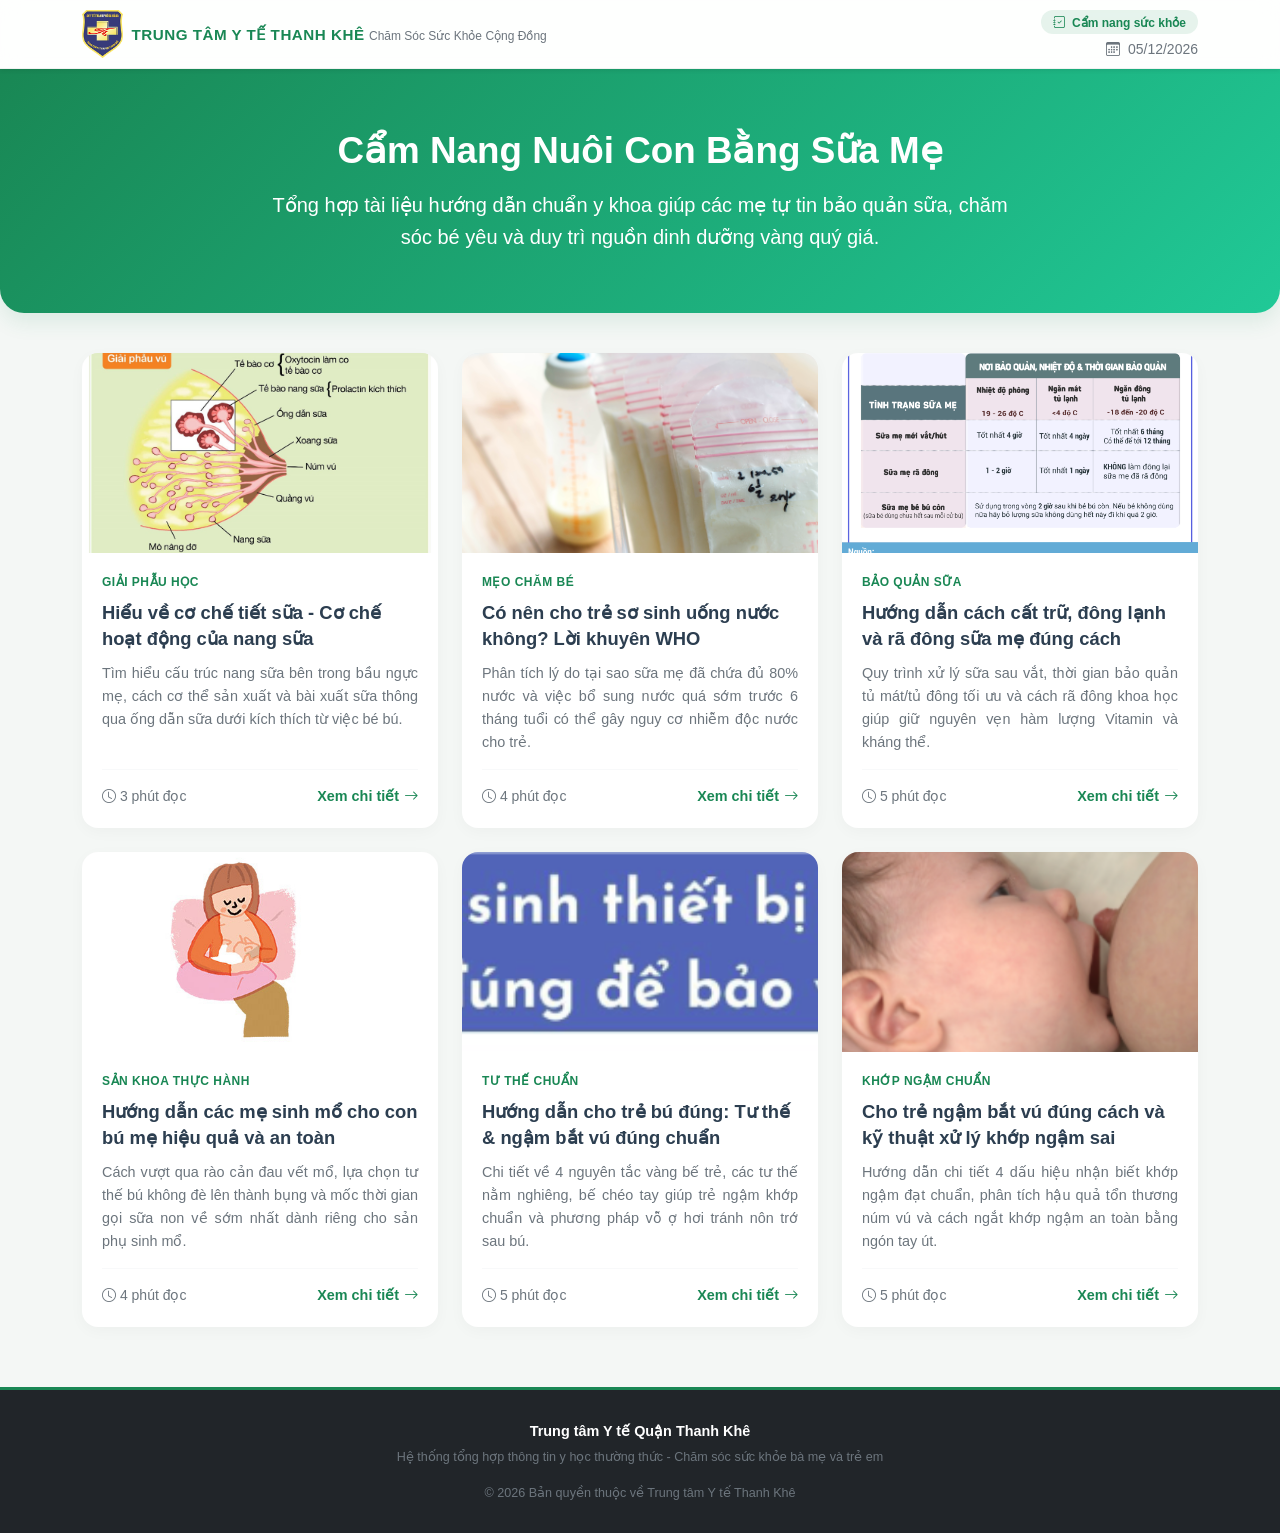
<file: index.html>
<!DOCTYPE html>
<html lang="vi">
<head>
    <meta charset="UTF-8">
    <meta name="viewport" content="width=device-width, initial-scale=1.0">
    <title>Tổng hợp tài liệu nuôi con bằng sữa mẹ - Trung tâm Y tế Thanh Khê</title>
    <meta name="description" content="Tổng hợp tài liệu hướng dẫn y học thường thức về nuôi con bằng sữa mẹ đúng cách, tư thế bú và bảo quản sữa mẹ an toàn.">
    
    <link rel="stylesheet" href="assets/css/bootstrap.min.css">
    <link rel="stylesheet" href="https://cdn.jsdelivr.net/npm/bootstrap-icons@1.11.0/font/bootstrap-icons.css">
    
    <style>
        /* Tối ưu hiệu ứng cuộn mượt */
        html {
            scroll-behavior: smooth;
        }
        
        body { 
            font-family: 'Segoe UI', Tahoma, Geneva, Verdana, sans-serif; 
            line-height: 1.6; 
            color: #333; 
            background-color: #f4f7f5; 
        }

        /* --- Khởi tạo Header cao cấp cố định --- */
        .custom-header {
            background-color: rgba(255, 255, 255, 0.9);
            backdrop-filter: blur(10px);
            -webkit-backdrop-filter: blur(10px);
            border-bottom: 1px solid rgba(0, 0, 0, 0.05);
            z-index: 1020;
            transition: all 0.3s ease;
        }

        /* Thu nhỏ Header khi cuộn màn hình xuống */
        .custom-header.scrolled {
            padding-top: 2px !important;
            padding-bottom: 2px !important;
            box-shadow: 0 4px 20px rgba(0, 0, 0, 0.08) !important;
            background-color: rgba(255, 255, 255, 0.95);
        }

        /* Thanh tiến trình cuộn trang tự động */
        .reading-progress-bar {
            position: absolute;
            bottom: 0;
            left: 0;
            height: 3px;
            background: linear-gradient(90deg, #20c997, #198754);
            width: 0%;
            transition: width 0.1s linear;
        }

        /* Định dạng cấu trúc Logo khu vực Top */
        .main-logo-top {
            height: 48px;
            width: auto;
            object-fit: contain;
            transition: all 0.4s cubic-bezier(0.175, 0.885, 0.32, 1.275);
        }

        .main-logo-top:hover {
            transform: scale(1.08) rotate(3deg);
        }

        .brand-text-group {
            display: flex;
            flex-direction: column;
            line-height: 1.2;
        }

        .brand-title-top {
            font-size: 0.95rem;
            font-weight: 700;
            color: #198754;
            letter-spacing: 0.5px;
        }

        .brand-subtitle-top {
            font-size: 0.75rem;
            color: #6c757d;
        }

        .bg-success-soft {
            background-color: rgba(25, 135, 84, 0.1);
            font-weight: 600;
            padding: 6px 12px;
            border-radius: 30px;
        }

        /* --- Khu vực Banner chính (Hero Section) --- */
        .hero-section {
            background: linear-gradient(135deg, #198754, #20c997);
            color: white;
            padding: 60px 0;
            text-align: center;
            border-bottom-left-radius: 24px;
            border-bottom-right-radius: 24px;
            box-shadow: 0 10px 20px rgba(25, 135, 84, 0.1);
            margin-bottom: 40px;
            animation: fadeInUp 0.8s ease-in-out;
        }
        
        .hero-section h1 {
            font-weight: 700;
            font-size: 2.3rem;
            margin-bottom: 15px;
        }

        /* --- Danh sách thẻ bài viết (Grid Cards) --- */
        .article-card {
            background: #fff;
            border: none;
            border-radius: 16px;
            overflow: hidden;
            box-shadow: 0 4px 15px rgba(0, 0, 0, 0.03);
            transition: all 0.3s cubic-bezier(0.25, 0.8, 0.25, 1);
            height: 100%;
            display: flex;
            flex-direction: column;
        }

        .article-card:hover {
            transform: translateY(-8px);
            box-shadow: 0 12px 25px rgba(0, 0, 0, 0.08);
        }

        .card-img-wrapper {
            position: relative;
            overflow: hidden;
            padding-top: 56.25%; /* Tỉ lệ khung hình 16:9 */
            background-color: #f0f0f0;
        }

        .card-img-wrapper img {
            position: absolute;
            top: 0;
            left: 0;
            width: 100%;
            height: 100%;
            object-fit: cover;
            transition: transform 0.5s ease;
        }

        .article-card:hover .card-img-wrapper img {
            transform: scale(1.05);
        }

        .card-body-custom {
            padding: 20px;
            display: flex;
            flex-direction: column;
            flex-grow: 1;
        }

        .card-tag {
            font-size: 0.75rem;
            text-transform: uppercase;
            font-weight: 700;
            color: #198754;
            letter-spacing: 0.5px;
            margin-bottom: 8px;
        }

        .card-title-custom {
            font-size: 1.15rem;
            font-weight: 700;
            color: #2c3e50;
            margin-bottom: 10px;
            line-height: 1.4;
        }

        .card-text-custom {
            font-size: 0.9rem;
            color: #6c757d;
            margin-bottom: 15px;
            text-align: justify;
        }

        .card-footer-custom {
            margin-top: auto;
            padding-top: 15px;
            border-top: 1px solid #f8f9fa;
            display: flex;
            align-items: center;
            justify-content: space-between;
        }

        .btn-readmore {
            color: #198754;
            text-decoration: none;
            font-weight: 600;
            font-size: 0.9rem;
            display: inline-flex;
            align-items: center;
            gap: 5px;
            transition: gap 0.2s;
        }

        .article-card:hover .btn-readmore {
            gap: 10px;
        }

        /* --- Footer trang --- */
        footer {
            background-color: #212529;
            color: #a8b2bc;
            padding: 30px 0;
            margin-top: 60px;
            font-size: 0.9rem;
            border-top: 3px solid #198754;
        }

        /* Hiệu ứng Animations */
        .animate-fade-left { animation: fadeLeftIn 0.8s ease forwards; }
        .animate-fade-right { animation: fadeRightIn 0.8s ease forwards; }
        
        @keyframes fadeInUp {
            from { opacity: 0; transform: translateY(20px); }
            to { opacity: 1; transform: translateY(0); }
        }
        @keyframes fadeLeftIn {
            from { opacity: 0; transform: translateX(-30px); }
            to { opacity: 1; transform: translateX(0); }
        }
        @keyframes fadeRightIn {
            from { opacity: 0; transform: translateX(30px); }
            to { opacity: 1; transform: translateX(0); }
        }

        /* Hiệu ứng cuộn hiện hình (Scroll Reveal) */
        .reveal {
            opacity: 0;
            transform: translateY(30px);
            transition: all 0.6s ease-out;
        }
        .reveal.active {
            opacity: 1;
            transform: translateY(0);
        }
    </style>
</head>
<body>

    <header class="custom-header shadow-sm sticky-top">
        <div class="reading-progress-bar" id="readingProgress"></div>
        <div class="container d-flex align-items-center justify-content-between py-2">
            
            <div class="header-brand d-flex align-items-center animate-fade-left">
                <a href="index.html" class="d-flex align-items-center text-decoration-none">
                    <img src="image/logo.png" alt="Logo" class="main-logo-top me-2">
                    <div class="brand-text-group d-none d-sm-block">
                        <span class="brand-title-top">TRUNG TÂM Y TẾ THANH KHÊ</span>
                        <span class="brand-subtitle-top">Chăm Sóc Sức Khỏe Cộng Đồng</span>
                    </div>
                </a>
            </div>

            <div class="header-meta text-end animate-fade-right">
                <span class="badge bg-success-soft text-success mb-1">
                    <i class="bi bi-journal-check me-1"></i> Cẩm nang sức khỏe
                </span>
                <div class="text-muted small">
                    <i class="bi bi-calendar3 me-1"></i> <span id="currentDate">--/--/----</span>
                </div>
            </div>

        </div>
    </header>

    <section class="hero-section">
        <div class="container">
            <h1>Cẩm Nang Nuôi Con Bằng Sữa Mẹ</h1>
            <p class="lead mb-0 col-md-8 mx-auto opacity-90">Tổng hợp tài liệu hướng dẫn chuẩn y khoa giúp các mẹ tự tin bảo quản sữa, chăm sóc bé yêu và duy trì nguồn dinh dưỡng vàng quý giá.</p>
        </div>
    </section>

    <main class="container">
        <div class="row g-4">
            
            <div class="col-md-6 col-lg-4 reveal">
                <article class="article-card">
                    <div class="card-img-wrapper">
                        <img src="image/img-07.jpg" alt="Cơ chế tiết sữa">
                    </div>
                    <div class="card-body-custom">
                        <div class="card-tag">Giải phẫu học</div>
                        <h2 class="card-title-custom">Hiểu về cơ chế tiết sữa - Cơ chế hoạt động của nang sữa</h2>
                        <p class="card-text-custom">Tìm hiểu cấu trúc nang sữa bên trong bầu ngực mẹ, cách cơ thể sản xuất và bài xuất sữa thông qua ống dẫn sữa dưới kích thích từ việc bé bú.</p>
                        <div class="card-footer-custom">
                            <span class="text-muted small"><i class="bi bi-clock"></i> 3 phút đọc</span>
                            <a href="co_che_tiet_sua.html" class="btn-readmore">Xem chi tiết <i class="bi bi-arrow-right"></i></a>
                        </div>
                    </div>
                </article>
            </div>

            <div class="col-md-6 col-lg-4 reveal">
                <article class="article-card">
                    <div class="card-img-wrapper">
                        <img src="image/img-11.jpg" alt="Có nên cho trẻ sơ sinh uống nước">
                    </div>
                    <div class="card-body-custom">
                        <div class="card-tag">Mẹo chăm bé</div>
                        <h2 class="card-title-custom">Có nên cho trẻ sơ sinh uống nước không? Lời khuyên WHO</h2>
                        <p class="card-text-custom">Phân tích lý do tại sao sữa mẹ đã chứa đủ 80% nước và việc bổ sung nước quá sớm trước 6 tháng tuổi có thể gây nguy cơ nhiễm độc nước cho trẻ.</p>
                        <div class="card-footer-custom">
                            <span class="text-muted small"><i class="bi bi-clock"></i> 4 phút đọc</span>
                            <a href="co_nen_cho_tre_so_sinh_uong_nuoc.html" class="btn-readmore">Xem chi tiết <i class="bi bi-arrow-right"></i></a>
                        </div>
                    </div>
                </article>
            </div>

            <div class="col-md-6 col-lg-4 reveal">
                <article class="article-card">
                    <div class="card-img-wrapper">
                        <img src="image/img-10.jpg" alt="Hướng dẫn bảo quản sữa mẹ">
                    </div>
                    <div class="card-body-custom">
                        <div class="card-tag">Bảo quản sữa</div>
                        <h2 class="card-title-custom">Hướng dẫn cách cất trữ, đông lạnh và rã đông sữa mẹ đúng cách</h2>
                        <p class="card-text-custom">Quy trình xử lý sữa sau vắt, thời gian bảo quản tủ mát/tủ đông tối ưu và cách rã đông khoa học giúp giữ nguyên vẹn hàm lượng Vitamin và kháng thể.</p>
                        <div class="card-footer-custom">
                            <span class="text-muted small"><i class="bi bi-clock"></i> 5 phút đọc</span>
                            <a href="huong_dan_bao_quan_sua_me_dung_cach.html" class="btn-readmore">Xem chi tiết <i class="bi bi-arrow-right"></i></a>
                        </div>
                    </div>
                </article>
            </div>

            <div class="col-md-6 col-lg-4 reveal">
                <article class="article-card">
                    <div class="card-img-wrapper">
                        <img src="image/img-05.jpg" alt="Sinh mổ cho con bú">
                    </div>
                    <div class="card-body-custom">
                        <div class="card-tag">Sản khoa thực hành</div>
                        <h2 class="card-title-custom">Hướng dẫn các mẹ sinh mổ cho con bú mẹ hiệu quả và an toàn</h2>
                        <p class="card-text-custom">Cách vượt qua rào cản đau vết mổ, lựa chọn tư thế bú không đè lên thành bụng và mốc thời gian gọi sữa non về sớm nhất dành riêng cho sản phụ sinh mổ.</p>
                        <div class="card-footer-custom">
                            <span class="text-muted small"><i class="bi bi-clock"></i> 4 phút đọc</span>
                            <a href="huong_dan_cac_me_sinh_mo_cho_con_bu_me_hieu_qua.html" class="btn-readmore">Xem chi tiết <i class="bi bi-arrow-right"></i></a>
                        </div>
                    </div>
                </article>
            </div>

            <div class="col-md-6 col-lg-4 reveal">
                <article class="article-card">
                    <div class="card-img-wrapper">
                        <img src="image/img-14.jpg" alt="Hướng dẫn trẻ bú đúng tư thế">
                    </div>
                    <div class="card-body-custom">
                        <div class="card-tag">Tư thế chuẩn</div>
                        <h2 class="card-title-custom">Hướng dẫn cho trẻ bú đúng: Tư thế & ngậm bắt vú đúng chuẩn</h2>
                        <p class="card-text-custom">Chi tiết về 4 nguyên tắc vàng bế trẻ, các tư thế nằm nghiêng, bế chéo tay giúp trẻ ngậm khớp chuẩn và phương pháp vỗ ợ hơi tránh nôn trớ sau bú.</p>
                        <div class="card-footer-custom">
                            <span class="text-muted small"><i class="bi bi-clock"></i> 5 phút đọc</span>
                            <a href="huong_dan_cho_be_bu_dung_tu_the.html" class="btn-readmore">Xem chi tiết <i class="bi bi-arrow-right"></i></a>
                        </div>
                    </div>
                </article>
            </div>

            <!-- CARD BÀI VIẾT MỚI ĐÃ ĐƯỢC CHÈN ĐỒNG BỘ VÀO ĐÂY -->
            <div class="col-md-6 col-lg-4 reveal">
                <article class="article-card">
                    <div class="card-img-wrapper">
                        <img src="image/img-21.png" alt="Cho trẻ ngậm bắt vú đúng">
                    </div>
                    <div class="card-body-custom">
                        <div class="card-tag">Khớp ngậm chuẩn</div>
                        <h2 class="card-title-custom">Cho trẻ ngậm bắt vú đúng cách và kỹ thuật xử lý khớp ngậm sai</h2>
                        <p class="card-text-custom">Hướng dẫn chi tiết 4 dấu hiệu nhận biết khớp ngậm đạt chuẩn, phân tích hậu quả tổn thương núm vú và cách ngắt khớp ngậm an toàn bằng ngón tay út.</p>
                        <div class="card-footer-custom">
                            <span class="text-muted small"><i class="bi bi-clock"></i> 5 phút đọc</span>
                            <a href="cho_tre_ngam_bat_vu_dung.html" class="btn-readmore">Xem chi tiết <i class="bi bi-arrow-right"></i></a>
                        </div>
                    </div>
                </article>
            </div>

        </div>
    </main>

    <footer class="text-center">
        <div class="container">
            <p class="mb-1 fw-bold text-white">Trung tâm Y tế Quận Thanh Khê</p>
            <p class="mb-3 small text-muted">Hệ thống tổng hợp thông tin y học thường thức - Chăm sóc sức khỏe bà mẹ và trẻ em</p>
            <div class="copy-right text-muted small">© 2026 Bản quyền thuộc về Trung tâm Y tế Thanh Khê</div>
        </div>
    </footer>

    <script src="assets/js/bootstrap.bundle.min.js"></script>

    <script>
        document.addEventListener("DOMContentLoaded", function() {
            const header = document.querySelector(".custom-header");
            const progress = document.getElementById("readingProgress");
            const currentDateSpan = document.getElementById("currentDate");

            // 1. Cập nhật ngày tháng năm hiện tại tự động lên thanh điều hướng
            const today = new Date();
            const dd = String(today.getDate()).padStart(2, '0');
            const mm = String(today.getMonth() + 1).padStart(2, '0'); 
            const yyyy = today.getFullYear();
            if(currentDateSpan) {
                currentDateSpan.textContent = `${dd}/${mm}/${yyyy}`;
            }

            // 2. Logic Scroll Reveal: Hiện hiệu ứng mượt mà khi cuộn chuột đến card bài viết
            function revealOnScroll() {
                const reveals = document.querySelectorAll(".reveal");
                for (let i = 0; i < reveals.length; i++) {
                    const windowHeight = window.innerHeight;
                    const elementTop = reveals[i].getBoundingClientRect().top;
                    const elementVisible = 80; // Khoảng cách kích hoạt sớm

                    if (elementTop < windowHeight - elementVisible) {
                        reveals[i].classList.add("active");
                    }
                }
            }

            // 3. Lắng nghe hành vi cuộn trang tổng hợp
            window.addEventListener("scroll", function() {
                // Thu hẹp/Mở rộng header linh hoạt
                if (window.scrollY > 40) {
                    header.classList.add("scrolled");
                } else {
                    header.classList.remove("scrolled");
                }

                // Tính phần trăm cuộn để tăng chiều rộng của thanh tiến trình đọc
                const windowHeight = window.innerHeight;
                const fullHeight = document.documentElement.scrollHeight;
                const scrolledAmount = window.scrollY;
                const totalScrollable = fullHeight - windowHeight;
                
                if (totalScrollable > 0) {
                    const progressPercentage = (scrolledAmount / totalScrollable) * 100;
                    progress.style.width = progressPercentage + "%";
                }

                // Thực thi reveal card
                revealOnScroll();
            });

            // Chạy kiểm tra vị trí xuất hiện ngay khi trang được tải xong
            revealOnScroll();
        });
    </script>
</body>
</html>
</file>
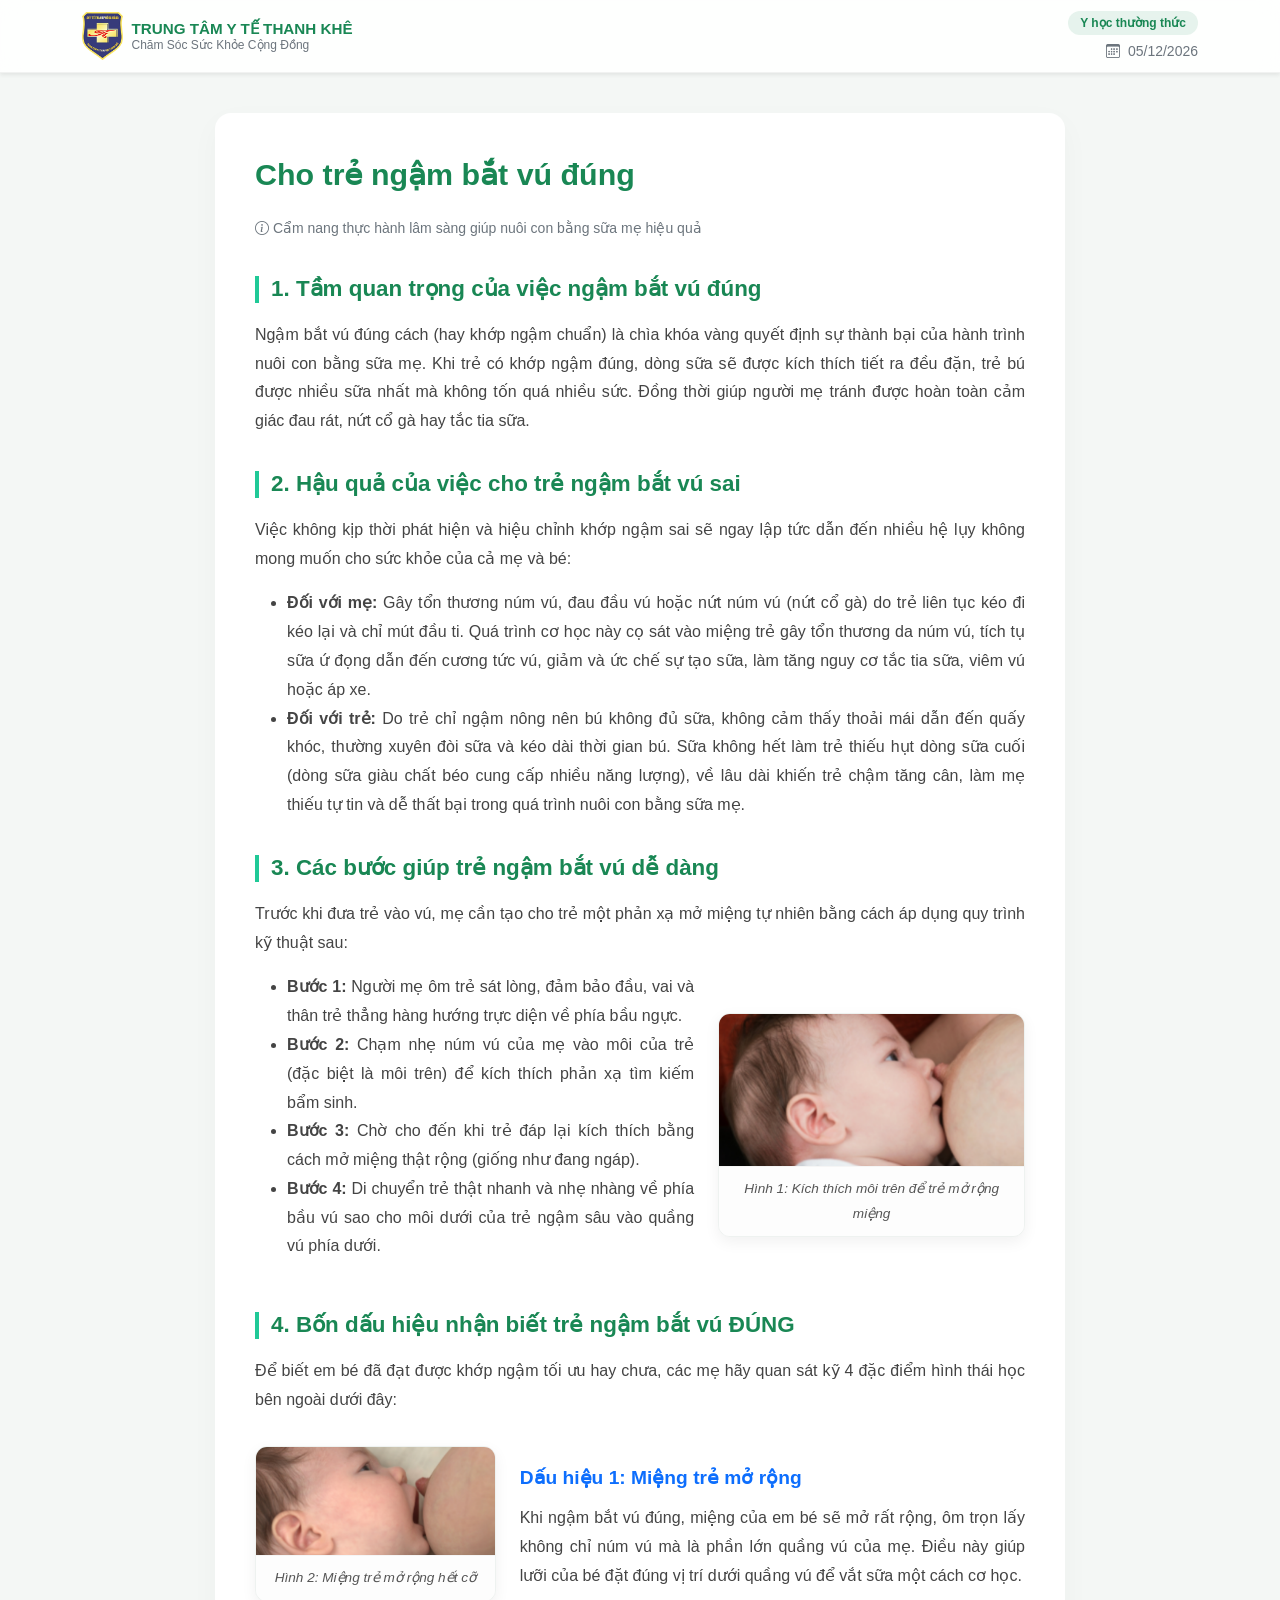
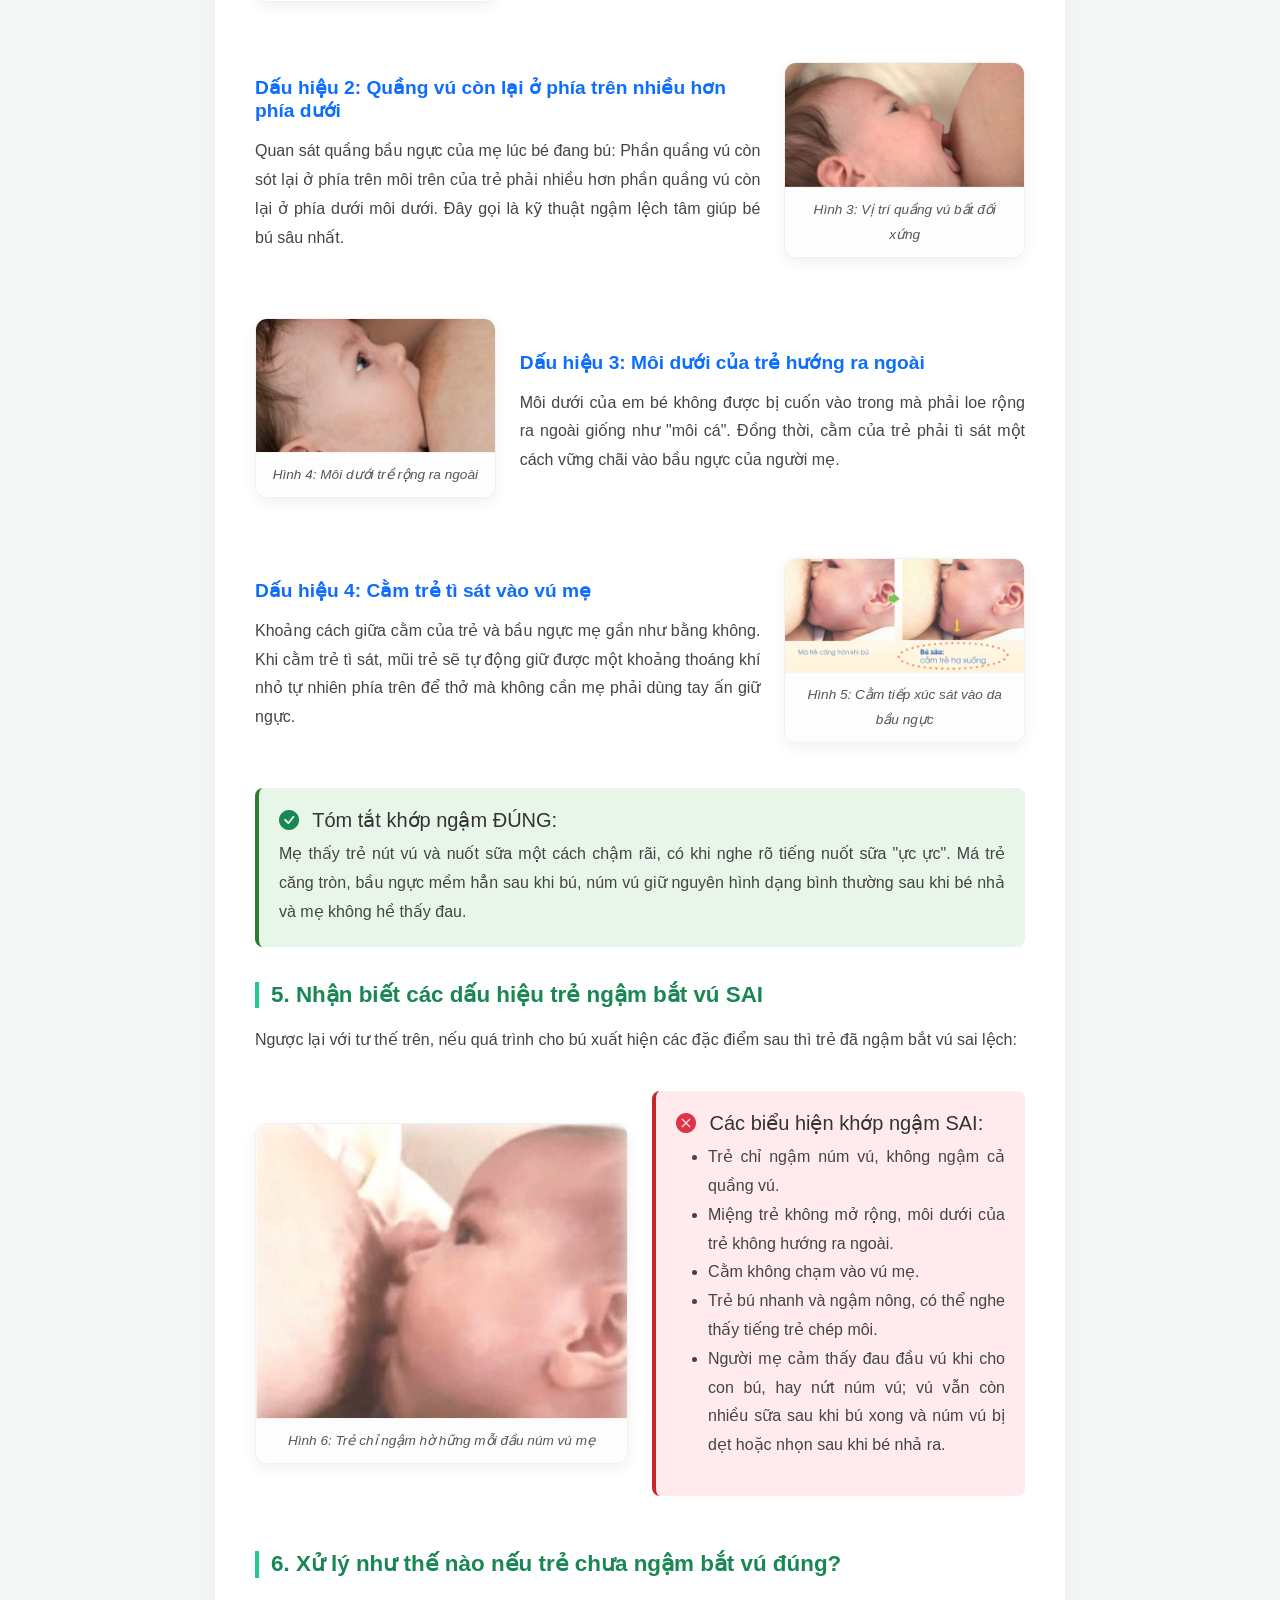
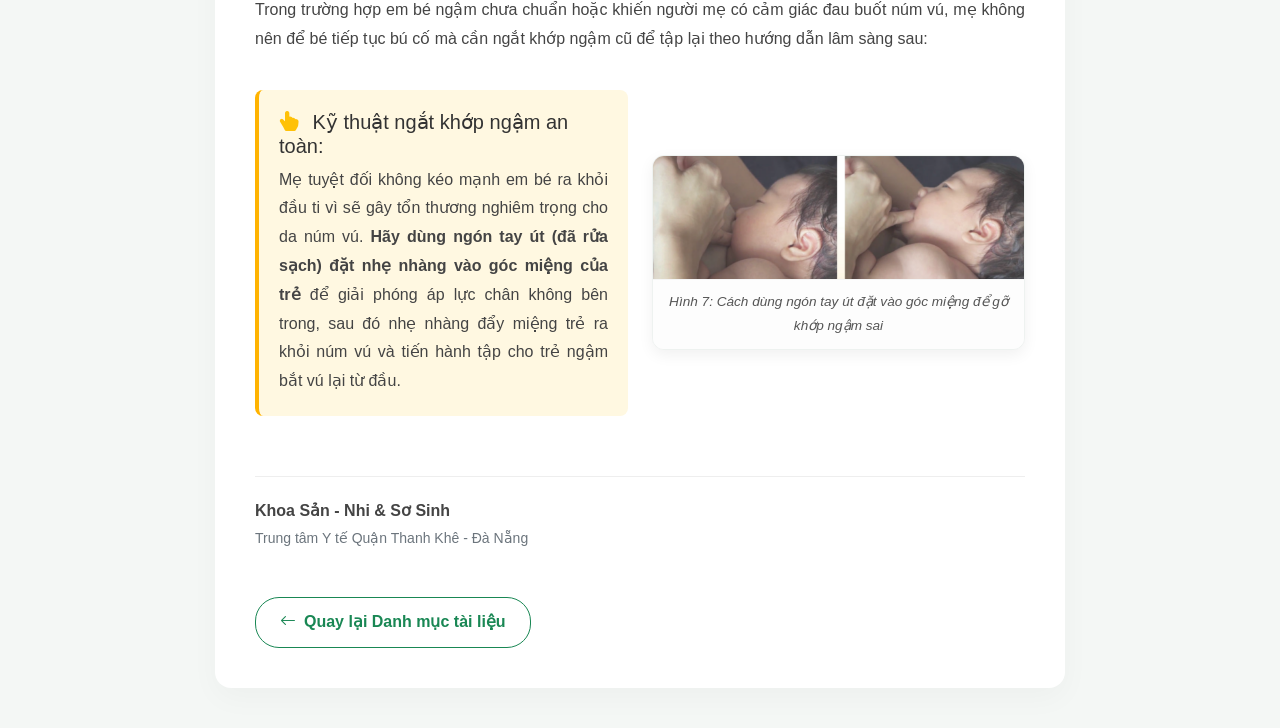
<file: cho_tre_ngam_bat_vu_dung.html>
<!DOCTYPE html>
<html lang="vi">
<head>
    <meta charset="UTF-8">
    <meta name="viewport" content="width=device-width, initial-scale=1.0">
    <title>Cho trẻ ngậm bắt vú đúng - Trung tâm Y tế Thanh Khê</title>
    <!-- Nhúng hệ thống Bootstrap 5 CSS và Icons từ dự án -->
    <link rel="stylesheet" href="assets/css/bootstrap.min.css">
    <link rel="stylesheet" href="https://cdn.jsdelivr.net/npm/bootstrap-icons@1.11.0/font/bootstrap-icons.css">
    <style>
        html {
            scroll-behavior: smooth;
        }
        body { 
            font-family: 'Segoe UI', Tahoma, Geneva, Verdana, sans-serif; 
            line-height: 1.8; 
            color: #333; 
            background-color: #f4f7f5; 
        }

        /* --- CẤU HÌNH HEADER TOP PAGE CO GIÃN LINH HOẠT --- */
        .custom-header {
            background-color: rgba(255, 255, 255, 0.9);
            backdrop-filter: blur(10px);
            -webkit-backdrop-filter: blur(10px);
            border-bottom: 1px solid rgba(0, 0, 0, 0.05);
            z-index: 1020;
            transition: all 0.3s ease;
        }
        .custom-header.scrolled {
            padding-top: 2px !important;
            padding-bottom: 2px !important;
            box-shadow: 0 4px 20px rgba(0, 0, 0, 0.08) !important;
        }
        .reading-progress-bar {
            position: absolute;
            bottom: 0;
            left: 0;
            height: 3px;
            background: linear-gradient(90deg, #20c997, #198754);
            width: 0%;
            transition: width 0.1s linear;
        }
        .main-logo-top {
            height: 48px;
            width: auto;
            object-fit: contain;
        }
        .brand-text-group {
            display: flex;
            flex-direction: column;
            line-height: 1.2;
        }
        .brand-title-top {
            font-size: 0.95rem;
            font-weight: 700;
            color: #198754;
        }
        .brand-subtitle-top {
            font-size: 0.75rem;
            color: #6c757d;
        }
        .bg-success-soft {
            background-color: rgba(25, 135, 84, 0.1);
            font-weight: 600;
            padding: 6px 12px;
            border-radius: 30px;
        }

        /* --- KHUNG CONTENT CHÍNH --- */
        .article-container { 
            max-width: 850px; 
            margin: 40px auto; 
            background: #fff; 
            padding: 40px; 
            border-radius: 16px; 
            box-shadow: 0 10px 30px rgba(0,0,0,0.03); 
            animation: fadeInUp 0.8s ease-in-out;
        }
        
        h1 { color: #198754; font-size: 1.9rem; font-weight: 700; margin-bottom: 20px; line-height: 1.4; }
        h2 { color: #198754; font-size: 1.4rem; font-weight: 600; margin-top: 35px; margin-bottom: 18px; border-left: 4px solid #20c997; padding-left: 12px; }
        h3 { color: #0d6efd; font-size: 1.2rem; font-weight: 600; margin-top: 25px; margin-bottom: 15px; }
        p, li { text-align: justify; color: #444; }

        /* Định dạng lưới song song cho nội dung và ảnh */
        .content-row {
            margin-bottom: 30px;
            align-items: center;
        }

        /* Khung hiển thị ảnh kỹ thuật */
        .img-container { 
            text-align: center; 
            margin: 15px 0; 
            overflow: hidden;
            border-radius: 12px;
            box-shadow: 0 5px 15px rgba(0,0,0,0.06);
            background: #fff;
            border: 1px solid #eef2f0;
        }
        .img-container img { 
            max-width: 100%; 
            height: auto; 
            transition: transform 0.4s ease;
        }
        .img-container:hover img {
            transform: scale(1.03);
        }
        .img-caption { 
            font-size: 0.85rem; 
            color: #555; 
            font-style: italic; 
            padding: 10px 12px;
            background: #fdfdfd;
            border-top: 1px solid #f5f5f5;
        }

        /* Hộp phân biệt Đúng / Sai */
        .box-correct {
            background-color: #e8f5e9;
            border-left: 4px solid #2e7d32;
            padding: 20px;
            border-radius: 8px;
            margin: 20px 0;
        }
        .box-incorrect {
            background-color: #ffebee;
            border-left: 4px solid #c62828;
            padding: 20px;
            border-radius: 8px;
            margin: 20px 0;
        }
        .box-warning-soft {
            background-color: #fff8e1;
            border-left: 4px solid #ffb300;
            padding: 20px;
            border-radius: 8px;
            margin: 20px 0;
        }

        .btn-back { 
            display: inline-flex; 
            align-items: center; 
            gap: 8px; 
            color: #198754; 
            text-decoration: none; 
            font-weight: 600; 
            margin-top: 30px; 
            padding: 10px 24px; 
            border: 1px solid #198754; 
            border-radius: 24px; 
            transition: all 0.3s ease; 
        }
        .btn-back:hover { 
            background-color: #198754; 
            color: #fff; 
        }

        .author-text { text-align: right; font-weight: bold; color: #555; margin-top: 40px; padding-top: 20px; border-top: 1px solid #eee; }

        /* Animation xuất hiện */
        @keyframes fadeInUp {
            from { opacity: 0; transform: translateY(25px); }
            to { opacity: 1; transform: translateY(0); }
        }
        .reveal {
            opacity: 0;
            transform: translateY(25px);
            transition: all 0.6s cubic-bezier(0.25, 1, 0.5, 1);
        }
        .reveal.active {
            opacity: 1;
            transform: translateY(0);
        }
    </style>
</head>
<body>

    <!-- Header điều hướng đồng bộ cao cấp -->
    <header class="custom-header shadow-sm sticky-top">
        <div class="reading-progress-bar" id="readingProgress"></div>
        <div class="container d-flex align-items-center justify-content-between py-2">
            <div class="header-brand d-flex align-items-center">
                <a href="index.html" class="d-flex align-items-center text-decoration-none">
                    <img src="image/logo.png" alt="Logo" class="main-logo-top me-2">
                    <div class="brand-text-group">
                        <span class="brand-title-top">TRUNG TÂM Y TẾ THANH KHÊ</span>
                        <span class="brand-subtitle-top">Chăm Sóc Sức Khỏe Cộng Đồng</span>
                    </div>
                </a>
            </div>
            <div class="header-meta text-end">
                <span class="badge bg-success-soft text-success mb-1">Y học thường thức</span>
                <div class="text-muted small"><i class="bi bi-calendar3 me-1"></i> <span id="currentDate">--/--/----</span></div>
            </div>
        </div>
    </header>

    <div class="container">
        <div class="article-container">
            
            <h1>Cho trẻ ngậm bắt vú đúng</h1>
            <p class="text-muted small mb-4"><i class="bi bi-info-circle"></i> Cẩm nang thực hành lâm sàng giúp nuôi con bằng sữa mẹ hiệu quả</p>

            <!-- Phần 1: Tầm quan trọng -->
            <div class="reveal">
                <h2>1. Tầm quan trọng của việc ngậm bắt vú đúng</h2>
                <p>Ngậm bắt vú đúng cách (hay khớp ngậm chuẩn) là chìa khóa vàng quyết định sự thành bại của hành trình nuôi con bằng sữa mẹ. Khi trẻ có khớp ngậm đúng, dòng sữa sẽ được kích thích tiết ra đều đặn, trẻ bú được nhiều sữa nhất mà không tốn quá nhiều sức. Đồng thời giúp người mẹ tránh được hoàn toàn cảm giác đau rát, nứt cổ gà hay tắc tia sữa.</p>
            </div>

            <!-- Phần 2: Hậu quả ngậm bắt vú sai (ĐÃ DI CHUYỂN LÊN ĐÂY VÀ ẨN IMG-26) -->
            <div class="reveal">
                <h2>2. Hậu quả của việc cho trẻ ngậm bắt vú sai</h2>
                <p>Việc không kịp thời phát hiện và hiệu chỉnh khớp ngậm sai sẽ ngay lập tức dẫn đến nhiều hệ lụy không mong muốn cho sức khỏe của cả mẹ và bé:</p>
                <ul>
                    <li><strong>Đối với mẹ:</strong> Gây tổn thương núm vú, đau đầu vú hoặc nứt núm vú (nứt cổ gà) do trẻ liên tục kéo đi kéo lại và chỉ mút đầu ti. Quá trình cơ học này cọ sát vào miệng trẻ gây tổn thương da núm vú, tích tụ sữa ứ đọng dẫn đến cương tức vú, giảm và ức chế sự tạo sữa, làm tăng nguy cơ tắc tia sữa, viêm vú hoặc áp xe.</li>
                    <li><strong>Đối với trẻ:</strong> Do trẻ chỉ ngậm nông nên bú không đủ sữa, không cảm thấy thoải mái dẫn đến quấy khóc, thường xuyên đòi sữa và kéo dài thời gian bú. Sữa không hết làm trẻ thiếu hụt dòng sữa cuối (dòng sữa giàu chất béo cung cấp nhiều năng lượng), về lâu dài khiến trẻ chậm tăng cân, làm mẹ thiếu tự tin và dễ thất bại trong quá trình nuôi con bằng sữa mẹ.</li>
                </ul>
            </div>

            <!-- Phần 3: Các bước chuẩn bị -->
            <div class="reveal">
                <h2>3. Các bước giúp trẻ ngậm bắt vú dễ dàng</h2>
                <p>Trước khi đưa trẻ vào vú, mẹ cần tạo cho trẻ một phản xạ mở miệng tự nhiên bằng cách áp dụng quy trình kỹ thuật sau:</p>
                
                <div class="row content-row">
                    <div class="col-md-7">
                        <ul>
                            <li><strong>Bước 1:</strong> Người mẹ ôm trẻ sát lòng, đảm bảo đầu, vai và thân trẻ thẳng hàng hướng trực diện về phía bầu ngực.</li>
                            <li><strong>Bước 2:</strong> Chạm nhẹ núm vú của mẹ vào môi của trẻ (đặc biệt là môi trên) để kích thích phản xạ tìm kiếm bẩm sinh.</li>
                            <li><strong>Bước 3:</strong> Chờ cho đến khi trẻ đáp lại kích thích bằng cách mở miệng thật rộng (giống như đang ngáp).</li>
                            <li><strong>Bước 4:</strong> Di chuyển trẻ thật nhanh và nhẹ nhàng về phía bầu vú sao cho môi dưới của trẻ ngậm sâu vào quầng vú phía dưới.</li>
                        </ul>
                    </div>
                    <div class="col-md-5">
                        <div class="img-container">
                            <img src="image/img-20.png" alt="Kích thích phản xạ mở miệng của trẻ">
                            <div class="img-caption">Hình 1: Kích thích môi trên để trẻ mở rộng miệng</div>
                        </div>
                    </div>
                </div>
            </div>

            <!-- Phần 4: Bốn dấu hiệu ngậm bắt vú ĐÚNG -->
            <div class="reveal">
                <h2>4. Bốn dấu hiệu nhận biết trẻ ngậm bắt vú ĐÚNG</h2>
                <p>Để biết em bé đã đạt được khớp ngậm tối ưu hay chưa, các mẹ hãy quan sát kỹ 4 đặc điểm hình thái học bên ngoài dưới đây:</p>

                <!-- Dấu hiệu 1 -->
                <div class="row content-row">
                    <div class="col-md-4">
                        <div class="img-container">
                            <img src="image/img-21.png" alt="Miệng trẻ mở rộng">
                            <div class="img-caption">Hình 2: Miệng trẻ mở rộng hết cỡ</div>
                        </div>
                    </div>
                    <div class="col-md-8">
                        <h3>Dấu hiệu 1: Miệng trẻ mở rộng</h3>
                        <p>Khi ngậm bắt vú đúng, miệng của em bé sẽ mở rất rộng, ôm trọn lấy không chỉ núm vú mà là phần lớn quầng vú của mẹ. Điều này giúp lưỡi của bé đặt đúng vị trí dưới quầng vú để vắt sữa một cách cơ học.</p>
                    </div>
                </div>

                <!-- Dấu hiệu 2 -->
                <div class="row content-row flex-row-reverse">
                    <div class="col-md-4">
                        <div class="img-container">
                            <img src="image/img-22.png" alt="Quầng vú phía trên nhiều hơn phía dưới">
                            <div class="img-caption">Hình 3: Vị trí quầng vú bất đối xứng</div>
                        </div>
                    </div>
                    <div class="col-md-8">
                        <h3>Dấu hiệu 2: Quầng vú còn lại ở phía trên nhiều hơn phía dưới</h3>
                        <p>Quan sát quầng bầu ngực của mẹ lúc bé đang bú: Phần quầng vú còn sót lại ở phía trên môi trên của trẻ phải nhiều hơn phần quầng vú còn lại ở phía dưới môi dưới. Đây gọi là kỹ thuật ngậm lệch tâm giúp bé bú sâu nhất.</p>
                    </div>
                </div>

                <!-- Dấu hiệu 3 -->
                <div class="row content-row">
                    <div class="col-md-4">
                        <div class="img-container">
                            <img src="image/img-23.png" alt="Môi dưới hướng ra ngoài">
                            <div class="img-caption">Hình 4: Môi dưới trề rộng ra ngoài</div>
                        </div>
                    </div>
                    <div class="col-md-8">
                        <h3>Dấu hiệu 3: Môi dưới của trẻ hướng ra ngoài</h3>
                        <p>Môi dưới của em bé không được bị cuốn vào trong mà phải loe rộng ra ngoài giống như "môi cá". Đồng thời, cằm của trẻ phải tì sát một cách vững chãi vào bầu ngực của người mẹ.</p>
                    </div>
                </div>

                <!-- Dấu hiệu 4 -->
                <div class="row content-row flex-row-reverse">
                    <div class="col-md-4">
                        <div class="img-container">
                            <img src="image/img-24.png" alt="Cằm trẻ tì sát vào vú mẹ">
                            <div class="img-caption">Hình 5: Cằm tiếp xúc sát vào da bầu ngực</div>
                        </div>
                    </div>
                    <div class="col-md-8">
                        <h3>Dấu hiệu 4: Cằm trẻ tì sát vào vú mẹ</h3>
                        <p>Khoảng cách giữa cằm của trẻ và bầu ngực mẹ gần như bằng không. Khi cằm trẻ tì sát, mũi trẻ sẽ tự động giữ được một khoảng thoáng khí nhỏ tự nhiên phía trên để thở mà không cần mẹ phải dùng tay ấn giữ ngực.</p>
                    </div>
                </div>

                <div class="box-correct animate-fade-left">
                    <h5><i class="bi bi-check-circle-fill text-success me-2"></i> Tóm tắt khớp ngậm ĐÚNG:</h5>
                    <p class="mb-0">Mẹ thấy trẻ nút vú và nuốt sữa một cách chậm rãi, có khi nghe rõ tiếng nuốt sữa "ực ực". Má trẻ căng tròn, bầu ngực mềm hẳn sau khi bú, núm vú giữ nguyên hình dạng bình thường sau khi bé nhả và mẹ không hề thấy đau.</p>
                </div>
            </div>

            <!-- Phần 5: Dấu hiệu ngậm bắt vú SAI -->
            <div class="reveal">
                <h2>5. Nhận biết các dấu hiệu trẻ ngậm bắt vú SAI</h2>
                <p>Ngược lại với tư thế trên, nếu quá trình cho bú xuất hiện các đặc điểm sau thì trẻ đã ngậm bắt vú sai lệch:</p>

                <div class="row content-row">
                    <div class="col-md-6">
                        <div class="img-container">
                            <img src="image/img-25.png" alt="Hình ảnh khớp ngậm sai điển hình">
                            <div class="img-caption">Hình 6: Trẻ chỉ ngậm hờ hững mỗi đầu núm vú mẹ</div>
                        </div>
                    </div>
                    <div class="col-md-6">
                        <div class="box-incorrect">
                            <h5><i class="bi bi-x-circle-fill text-danger me-2"></i> Các biểu hiện khớp ngậm SAI:</h5>
                            <ul>
                                <li>Trẻ chỉ ngậm núm vú, không ngậm cả quầng vú.</li>
                                <li>Miệng trẻ không mở rộng, môi dưới của trẻ không hướng ra ngoài.</li>
                                <li>Cằm không chạm vào vú mẹ.</li>
                                <li>Trẻ bú nhanh và ngậm nông, có thể nghe thấy tiếng trẻ chép môi.</li>
                                <li>Người mẹ cảm thấy đau đầu vú khi cho con bú, hay nứt núm vú; vú vẫn còn nhiều sữa sau khi bú xong và núm vú bị dẹt hoặc nhọn sau khi bé nhả ra.</li>
                            </ul>
                        </div>
                    </div>
                </div>
            </div>

            <!-- Phần 6: Xử lý khi chưa ngậm bắt vú đúng (MỚI BỔ SUNG + SỬ DỤNG IMG-26) -->
            <div class="reveal">
                <h2>6. Xử lý như thế nào nếu trẻ chưa ngậm bắt vú đúng?</h2>
                <p>Trong trường hợp em bé ngậm chưa chuẩn hoặc khiến người mẹ có cảm giác đau buốt núm vú, mẹ không nên để bé tiếp tục bú cố mà cần ngắt khớp ngậm cũ để tập lại theo hướng dẫn lâm sàng sau:</p>

                <div class="row content-row">
                    <div class="col-md-6">
                        <div class="box-warning-soft">
                            <h5><i class="bi bi-hand-index-thumb-fill text-warning me-2"></i> Kỹ thuật ngắt khớp ngậm an toàn:</h5>
                            <p class="mb-0">Mẹ tuyệt đối không kéo mạnh em bé ra khỏi đầu ti vì sẽ gây tổn thương nghiêm trọng cho da núm vú. <strong>Hãy dùng ngón tay út (đã rửa sạch) đặt nhẹ nhàng vào góc miệng của trẻ</strong> để giải phóng áp lực chân không bên trong, sau đó nhẹ nhàng đẩy miệng trẻ ra khỏi núm vú và tiến hành tập cho trẻ ngậm bắt vú lại từ đầu.</p>
                        </div>
                    </div>
                    <div class="col-md-6">
                        <div class="img-container">
                            <img src="image/img-26.png" alt="Hướng dẫn sửa khớp ngậm bằng ngón tay út">
                            <div class="img-caption">Hình 7: Cách dùng ngón tay út đặt vào góc miệng để gỡ khớp ngậm sai</div>
                        </div>
                    </div>
                </div>
            </div>

            <!-- Tác giả / Phòng biên soạn -->
            <div class="author-text reveal">
                <p class="mb-0">Khoa Sản - Nhi & Sơ Sinh</p>
                <p class="text-muted small fw-normal">Trung tâm Y tế Quận Thanh Khê - Đà Nẵng</p>
            </div>

            <!-- Nút quay lại trang chủ -->
            <div class="reveal">
                <a href="index.html" class="btn-back">
                    <i class="bi bi-arrow-left"></i> Quay lại Danh mục tài liệu
                </a>
            </div>

        </div>
    </div>

    <!-- Nhúng Javascript của Bootstrap -->
    <script src="assets/js/bootstrap.bundle.min.js"></script>
    <script>
        document.addEventListener("DOMContentLoaded", function() {
            const header = document.querySelector(".custom-header");
            const progress = document.getElementById("readingProgress");
            const currentDateSpan = document.getElementById("currentDate");

            // Cập nhật ngày tháng năm hiện tại tự động
            const today = new Date();
            const dd = String(today.getDate()).padStart(2, '0');
            const mm = String(today.getMonth() + 1).padStart(2, '0'); 
            const yyyy = today.getFullYear();
            if(currentDateSpan) currentDateSpan.textContent = `${dd}/${mm}/${yyyy}`;

            // Hàm xử lý kích hoạt hiệu ứng chuyển động trượt nhẹ Reveal khi cuộn
            function revealOnScroll() {
                const reveals = document.querySelectorAll(".reveal");
                for (let i = 0; i < reveals.length; i++) {
                    const windowHeight = window.innerHeight;
                    const elementTop = reveals[i].getBoundingClientRect().top;
                    const elementVisible = 70;

                    if (elementTop < windowHeight - elementVisible) {
                        reveals[i].classList.add("active");
                    }
                }
            }

            window.addEventListener("scroll", function() {
                if (window.scrollY > 40) {
                    header.classList.add("scrolled");
                } else {
                    header.classList.remove("scrolled");
                }

                // Cập nhật thanh tiến trình đọc trên cùng
                const windowHeight = window.innerHeight;
                const fullHeight = document.documentElement.scrollHeight;
                const scrolledAmount = window.scrollY;
                const totalScrollable = fullHeight - windowHeight;
                
                if (totalScrollable > 0) {
                    const progressPercentage = (scrolledAmount / totalScrollable) * 100;
                    progress.style.width = progressPercentage + "%";
                }

                revealOnScroll();
            });
            
            revealOnScroll();
        });
    </script>
</body>
</html>
</file>
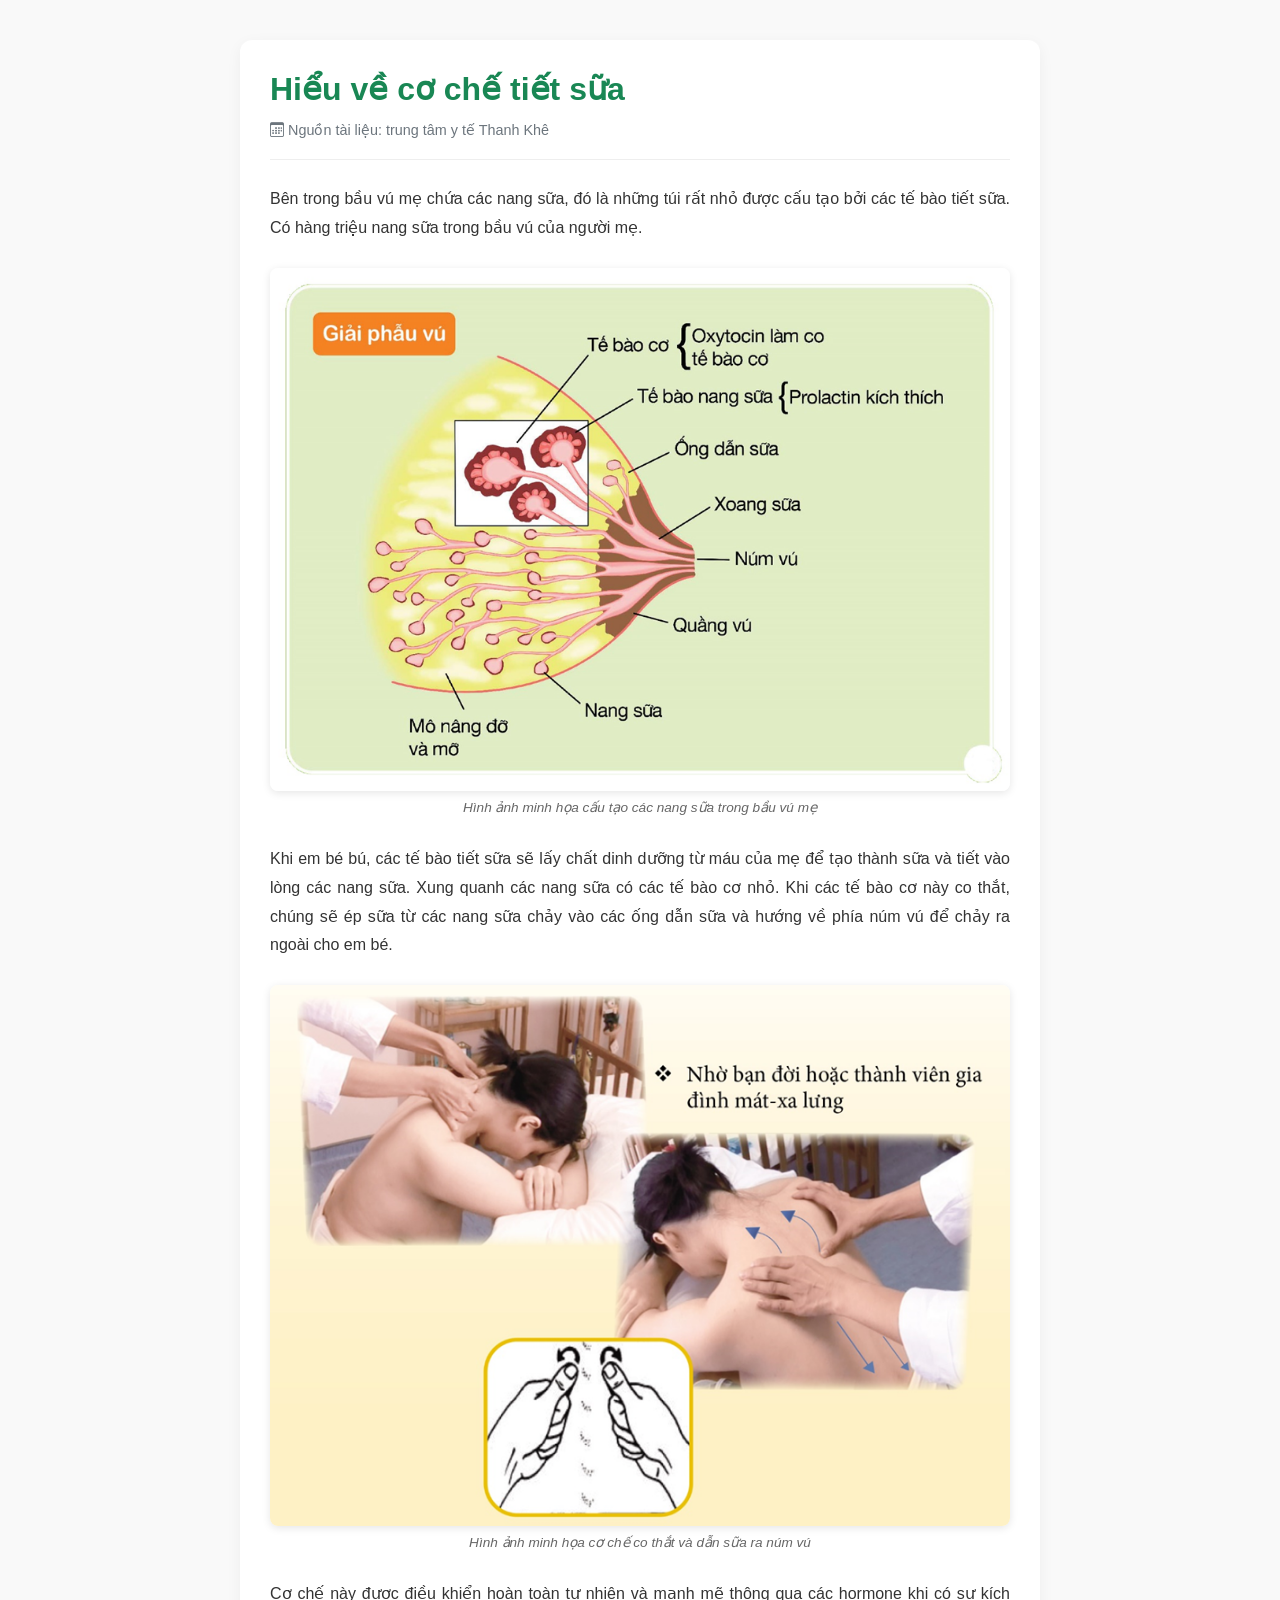
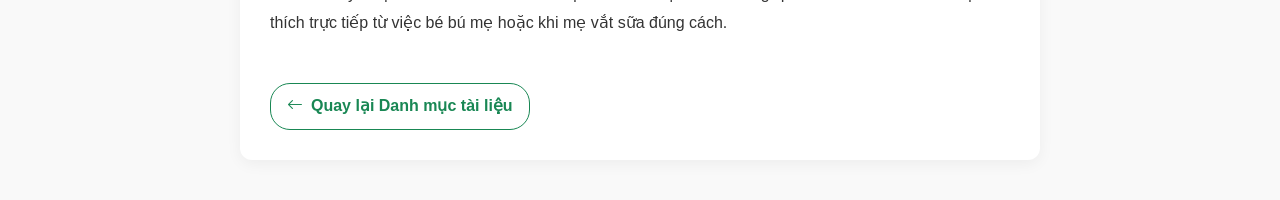
<file: co_che_tiet_sua.html>
<!DOCTYPE html>
<html lang="vi">
<head>
    <meta charset="UTF-8">
    <meta name="viewport" content="width=device-width, initial-scale=1.0">
    <title>Hiểu về cơ chế tiết sữa - Tài liệu Mẹ Sữa</title>
    <link rel="stylesheet" href="assets/css/bootstrap.min.css">
    <link rel="stylesheet" href="https://cdn.jsdelivr.net/npm/bootstrap-icons@1.11.0/font/bootstrap-icons.css">
    <style>
        body { font-family: 'Segoe UI', Tahoma, Geneva, Verdana, sans-serif; line-height: 1.8; color: #333; background-color: #f9f9f9; }
        .article-container { max-width: 800px; margin: 40px auto; background: #fff; padding: 30px; border-radius: 12px; box-shadow: 0 4px 15px rgba(0,0,0,0.05); }
        h1 { color: #198754; font-size: 2rem; font-weight: 700; margin-bottom: 10px; }
        .date { color: #6c757d; font-size: 0.9rem; margin-bottom: 25px; border-bottom: 1px solid #eee; padding-bottom: 15px; }
        h2 { color: #20c997; font-size: 1.4rem; font-weight: 600; margin-top: 30px; margin-bottom: 15px; }
        p { margin-bottom: 15px; text-align: justify; }
        strong { color: #111; }
        .img-single { text-align: center; margin: 25px 0; }
        .img-single img { max-width: 100%; height: auto; border-radius: 8px; box-shadow: 0 2px 8px rgba(0,0,0,0.1); }
        .img-caption { font-size: 0.85rem; color: #666; font-style: italic; margin-top: 5px; }
        .btn-back { display: inline-flex; align-items: center; gap: 8px; color: #198754; text-decoration: none; font-weight: 600; margin-top: 30px; padding: 8px 16px; border: 1px solid #198754; border-radius: 20px; transition: all 0.3s; }
        .btn-back:hover { background-color: #198754; color: #fff; }
    </style>
</head>
<body>

    <div class="container">
        <div class="article-container">
            
            <h1>Hiểu về cơ chế tiết sữa</h1>
            <div class="date"><i class="bi bi-calendar3"></i> Nguồn tài liệu: trung tâm y tế Thanh Khê </div>

            <p>Bên trong bầu vú mẹ chứa các nang sữa, đó là những túi rất nhỏ được cấu tạo bởi các tế bào tiết sữa. Có hàng triệu nang sữa trong bầu vú của người mẹ.</p>
            
            <div class="img-single">
                <img src="image/img-07.jpg" alt="Cấu tạo nang sữa bên trong bầu vú mẹ">
                <div class="img-caption">Hình ảnh minh họa cấu tạo các nang sữa trong bầu vú mẹ</div>
            </div>

            <p>Khi em bé bú, các tế bào tiết sữa sẽ lấy chất dinh dưỡng từ máu của mẹ để tạo thành sữa và tiết vào lòng các nang sữa. Xung quanh các nang sữa có các tế bào cơ nhỏ. Khi các tế bào cơ này co thắt, chúng sẽ ép sữa từ các nang sữa chảy vào các ống dẫn sữa và hướng về phía núm vú để chảy ra ngoài cho em bé.</p>

            <div class="img-single">
                <img src="image/img-08.jpg" alt="Cơ chế co thắt tiết sữa qua ống dẫn sữa">
                <div class="img-caption">Hình ảnh minh họa cơ chế co thắt và dẫn sữa ra núm vú</div>
            </div>

            <p>Cơ chế này được điều khiển hoàn toàn tự nhiên và mạnh mẽ thông qua các hormone khi có sự kích thích trực tiếp từ việc bé bú mẹ hoặc khi mẹ vắt sữa đúng cách.</p>

            <a href="index.html" class="btn-back">
                <i class="bi bi-arrow-left"></i> Quay lại Danh mục tài liệu
            </a>

        </div>
    </div>

    <script src="assets/js/bootstrap.bundle.min.js"></script>
</body>
</html>
</file>
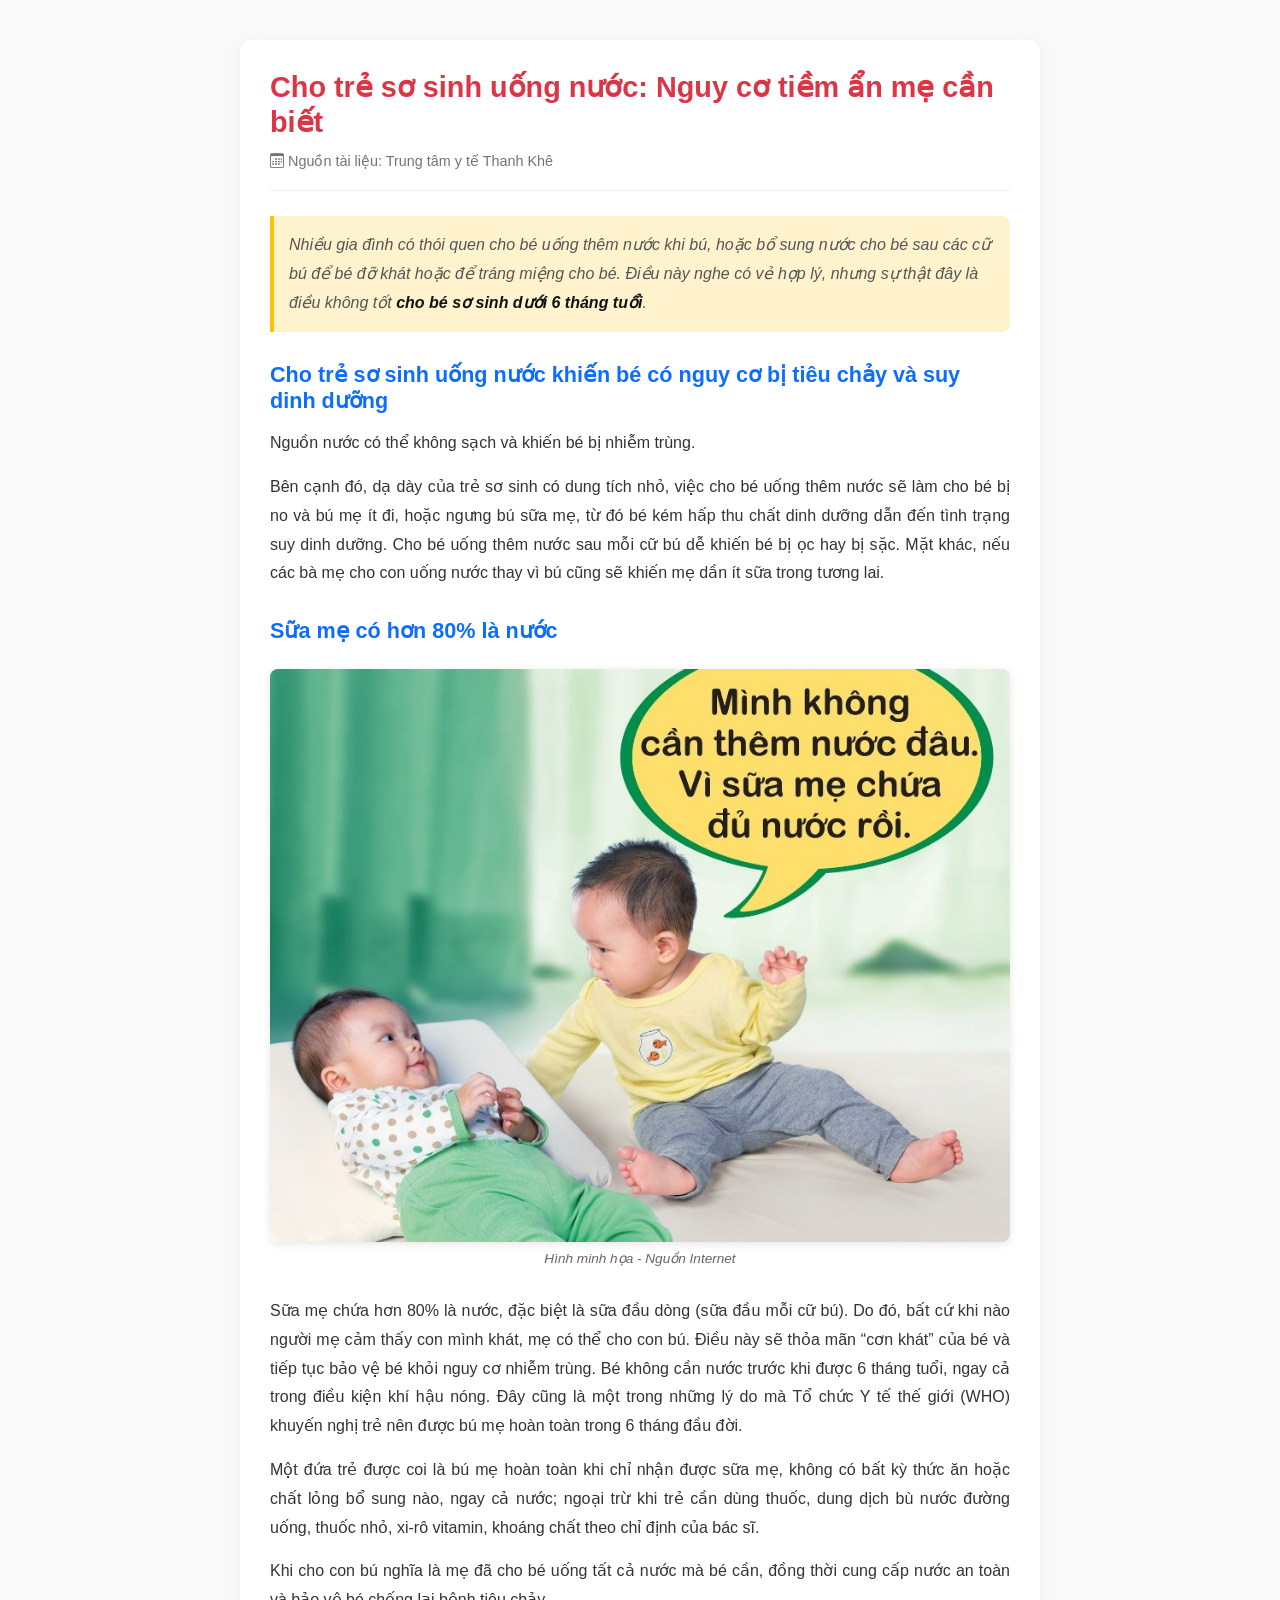
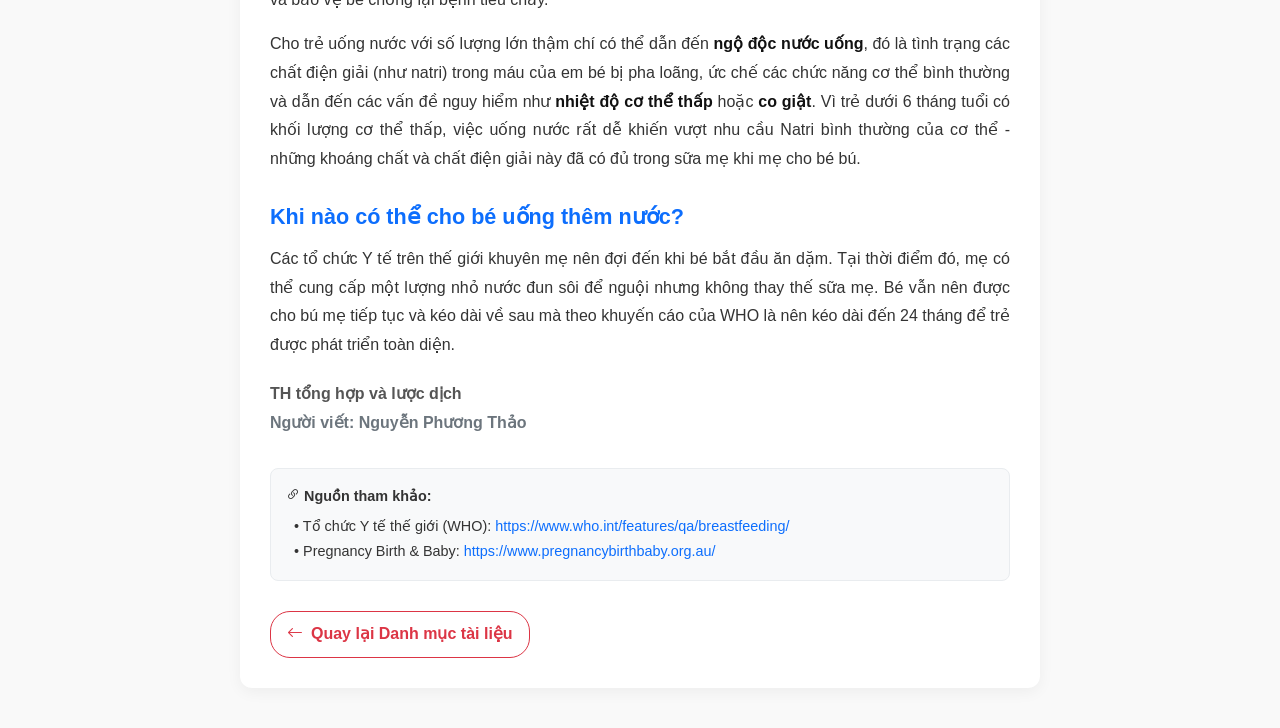
<file: co_nen_cho_tre_so_sinh_uong_nuoc.html>
<!DOCTYPE html>
<html lang="vi">
<head>
    <meta charset="UTF-8">
    <meta name="viewport" content="width=device-width, initial-scale=1.0">
    <title>Có nên cho trẻ sơ sinh uống nước không? - Tài liệu Mẹ Sữa</title>
    <link rel="stylesheet" href="assets/css/bootstrap.min.css">
    <link rel="stylesheet" href="https://cdn.jsdelivr.net/npm/bootstrap-icons@1.11.0/font/bootstrap-icons.css">
    <style>
        body { font-family: 'Segoe UI', Tahoma, Geneva, Verdana, sans-serif; line-height: 1.8; color: #333; background-color: #f9f9f9; }
        .article-container { max-width: 800px; margin: 40px auto; background: #fff; padding: 30px; border-radius: 12px; box-shadow: 0 4px 15px rgba(0,0,0,0.05); }
        h1 { color: #dc3545; font-size: 1.8rem; font-weight: 700; margin-bottom: 10px; }
        .date { color: #6c757d; font-size: 0.9rem; margin-bottom: 25px; border-bottom: 1px solid #eee; padding-bottom: 15px; }
        h2 { color: #0d6efd; font-size: 1.35rem; font-weight: 600; margin-top: 30px; margin-bottom: 15px; }
        p { margin-bottom: 15px; text-align: justify; }
        strong { color: #111; }
        .lead-text { font-style: italic; color: #555; background-color: #fff3cd; border-left: 4px solid #ffc107; padding: 15px; border-radius: 0 8px 8px 0; margin-bottom: 25px; }
        .img-single { text-align: center; margin: 25px 0; }
        .img-single img { max-width: 100%; height: auto; border-radius: 8px; box-shadow: 0 2px 8px rgba(0,0,0,0.1); }
        .img-caption { font-size: 0.85rem; color: #666; font-style: italic; margin-top: 5px; }
        .source-box { background-color: #f8f9fa; border: 1px solid #e9ecef; padding: 15px; border-radius: 8px; margin-top: 30px; font-size: 0.9rem; }
        .source-box a { color: #0d6efd; text-decoration: none; word-break: break-all; }
        .source-box a:hover { text-decoration: underline; }
        .author-text { text-align: right; font-weight: bold; color: #555; margin-top: 20px; }
        .btn-back { display: inline-flex; align-items: center; gap: 8px; color: #dc3545; text-decoration: none; font-weight: 600; margin-top: 30px; padding: 8px 16px; border: 1px solid #dc3545; border-radius: 20px; transition: all 0.3s; }
        .btn-back:hover { background-color: #dc3545; color: #fff; }
    </style>
</head>
<body>

    <div class="container">
        <div class="article-container">
            
            <h1>Cho trẻ sơ sinh uống nước: Nguy cơ tiềm ẩn mẹ cần biết</h1>
            <div class="date"><i class="bi bi-calendar3"></i> Nguồn tài liệu: Trung tâm y tế Thanh Khê</div>

            <div class="lead-text">
                Nhiều gia đình có thói quen cho bé uống thêm nước khi bú, hoặc bổ sung nước cho bé sau các cữ bú để bé đỡ khát hoặc để tráng miệng cho bé. Điều này nghe có vẻ hợp lý, nhưng sự thật đây là điều không tốt <strong>cho bé sơ sinh dưới 6 tháng tuổi</strong>.
            </div>

            <h2>Cho trẻ sơ sinh uống nước khiến bé có nguy cơ bị tiêu chảy và suy dinh dưỡng</h2>
            <p>Nguồn nước có thể không sạch và khiến bé bị nhiễm trùng.</p>
            <p>Bên cạnh đó, dạ dày của trẻ sơ sinh có dung tích nhỏ, việc cho bé uống thêm nước sẽ làm cho bé bị no và bú mẹ ít đi, hoặc ngưng bú sữa mẹ, từ đó bé kém hấp thu chất dinh dưỡng dẫn đến tình trạng suy dinh dưỡng. Cho bé uống thêm nước sau mỗi cữ bú dễ khiến bé bị ọc hay bị sặc. Mặt khác, nếu các bà mẹ cho con uống nước thay vì bú cũng sẽ khiến mẹ dần ít sữa trong tương lai.</p>

            <h2>Sữa mẹ có hơn 80% là nước</h2>
            
            <div class="img-single">
                <img src="image/img-09.jpg" alt="Trẻ sơ sinh và nước uống">
                <div class="img-caption">Hình minh họa - Nguồn Internet</div>
            </div>

            <p>Sữa mẹ chứa hơn 80% là nước, đặc biệt là sữa đầu dòng (sữa đầu mỗi cữ bú). Do đó, bất cứ khi nào người mẹ cảm thấy con mình khát, mẹ có thể cho con bú. Điều này sẽ thỏa mãn “cơn khát” của bé và tiếp tục bảo vệ bé khỏi nguy cơ nhiễm trùng. Bé không cần nước trước khi được 6 tháng tuổi, ngay cả trong điều kiện khí hậu nóng. Đây cũng là một trong những lý do mà Tổ chức Y tế thế giới (WHO) khuyến nghị trẻ nên được bú mẹ hoàn toàn trong 6 tháng đầu đời.</p>
            
            <p>Một đứa trẻ được coi là bú mẹ hoàn toàn khi chỉ nhận được sữa mẹ, không có bất kỳ thức ăn hoặc chất lỏng bổ sung nào, ngay cả nước; ngoại trừ khi trẻ cần dùng thuốc, dung dịch bù nước đường uống, thuốc nhỏ, xi-rô vitamin, khoáng chất theo chỉ định của bác sĩ.</p>
            
            <p>Khi cho con bú nghĩa là mẹ đã cho bé uống tất cả nước mà bé cần, đồng thời cung cấp nước an toàn và bảo vệ bé chống lại bệnh tiêu chảy.</p>
            
            <p>Cho trẻ uống nước với số lượng lớn thậm chí có thể dẫn đến <strong>ngộ độc nước uống</strong>, đó là tình trạng các chất điện giải (như natri) trong máu của em bé bị pha loãng, ức chế các chức năng cơ thể bình thường và dẫn đến các vấn đề nguy hiểm như <strong>nhiệt độ cơ thể thấp</strong> hoặc <strong>co giật</strong>. Vì trẻ dưới 6 tháng tuổi có khối lượng cơ thể thấp, việc uống nước rất dễ khiến vượt nhu cầu Natri bình thường của cơ thể - những khoáng chất và chất điện giải này đã có đủ trong sữa mẹ khi mẹ cho bé bú.</p>

            <h2>Khi nào có thể cho bé uống thêm nước?</h2>
            <p>Các tổ chức Y tế trên thế giới khuyên mẹ nên đợi đến khi bé bắt đầu ăn dặm. Tại thời điểm đó, mẹ có thể cung cấp một lượng nhỏ nước đun sôi để nguội nhưng không thay thế sữa mẹ. Bé vẫn nên được cho bú mẹ tiếp tục và kéo dài về sau mà theo khuyến cáo của WHO là nên kéo dài đến 24 tháng để trẻ được phát triển toàn diện.</p>

            <div class="author-text">
                <p class="mb-0">TH tổng hợp và lược dịch</p>
                <p class="text-muted">Người viết: Nguyễn Phương Thảo</p>
            </div>

            <div class="source-box">
                <p class="fw-bold mb-1"><i class="bi bi-link-45deg"></i> Nguồn tham khảo:</p>
                <ul class="list-unstyled mb-0 ps-2">
                    <li>• Tổ chức Y tế thế giới (WHO): <a href="https://www.who.int/features/qa/breastfeeding/" target="_blank">https://www.who.int/features/qa/breastfeeding/</a></li>
                    <li>• Pregnancy Birth & Baby: <a href="https://www.pregnancybirthbaby.org.au/when-can-babies-drink-water" target="_blank">https://www.pregnancybirthbaby.org.au/</a></li>
                </ul>
            </div>

            <a href="index.html" class="btn-back">
                <i class="bi bi-arrow-left"></i> Quay lại Danh mục tài liệu
            </a>

        </div>
    </div>

    <script src="assets/js/bootstrap.bundle.min.js"></script>
</body>
</html>
</file>
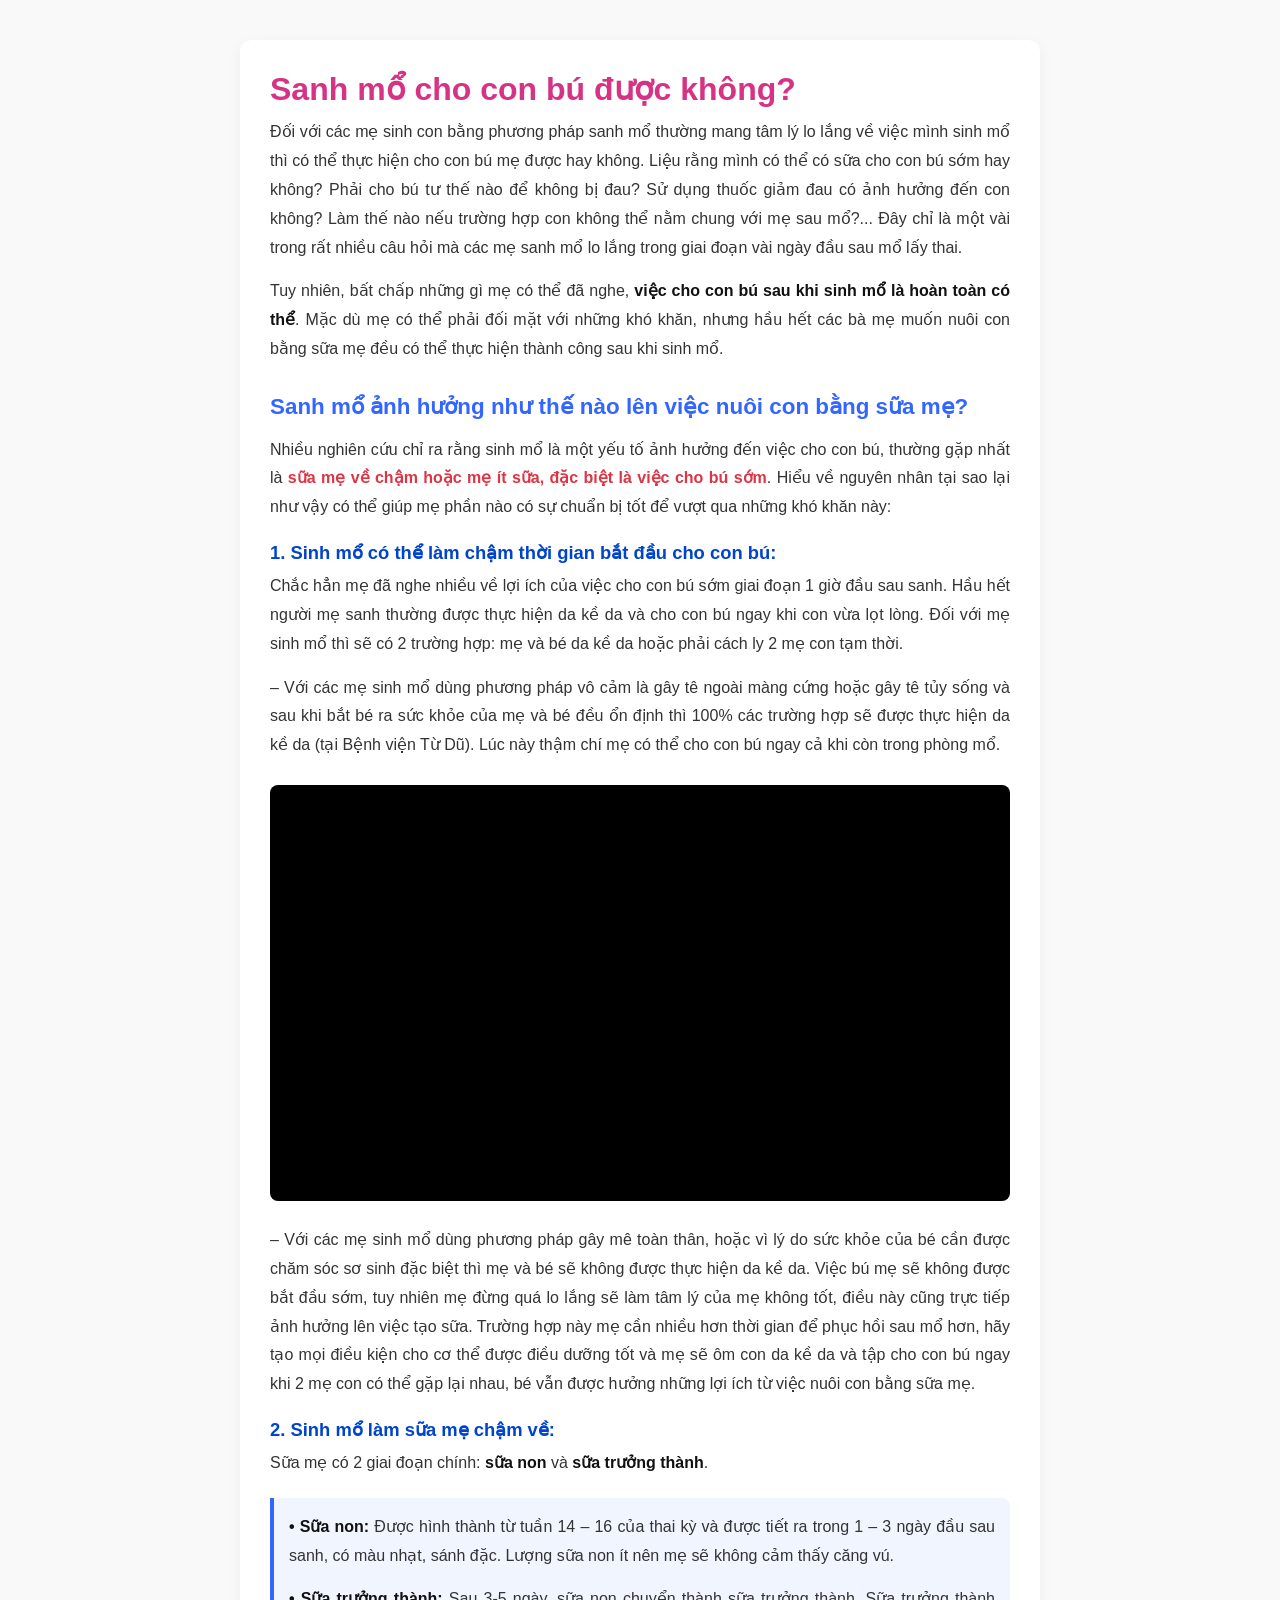
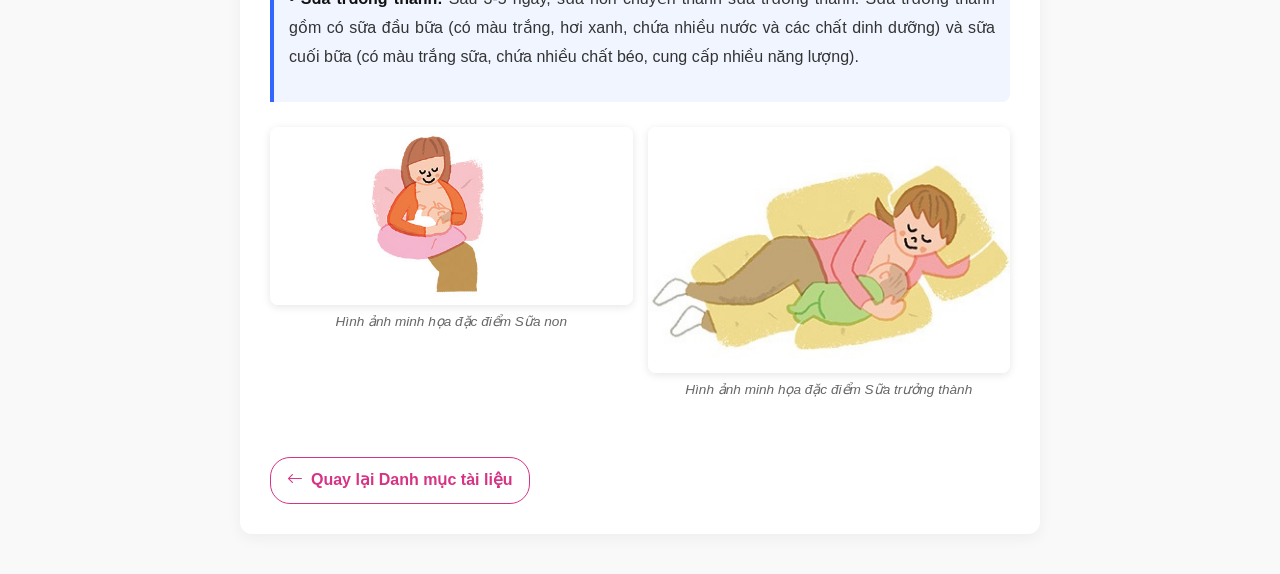
<file: huong_dan_cac_me_sinh_mo_cho_con_bu_me_hieu_qua.html>
<!DOCTYPE html>
<html lang="vi">
<head>
    <meta charset="UTF-8">
    <meta name="viewport" content="width=device-width, initial-scale=1.0">
    <title>Sanh mổ cho con bú được không? - Tài liệu Mẹ Sữa</title>
    <!-- Gắn các file CSS đồng bộ với hệ thống trang web của bạn -->
    <link rel="stylesheet" href="assets/css/bootstrap.min.css">
    <link rel="stylesheet" href="https://cdn.jsdelivr.net/npm/bootstrap-icons@1.11.0/font/bootstrap-icons.css">
    <style>
        body { font-family: 'Segoe UI', Tahoma, Geneva, Verdana, sans-serif; line-height: 1.8; color: #333; background-color: #f9f9f9; }
        .article-container { max-width: 800px; margin: 40px auto; background: #fff; padding: 30px; border-radius: 12px; box-shadow: 0 4px 15px rgba(0,0,0,0.05); }
        h1 { color: #d63384; font-size: 2rem; font-weight: 700; margin-bottom: 10px; }
        .date { color: #6c757d; font-size: 0.9rem; margin-bottom: 25px; border-bottom: 1px solid #eee; padding-bottom: 15px; }
        h2 { color: #3366ff; font-size: 1.4rem; font-weight: 600; margin-top: 30px; margin-bottom: 15px; }
        h3 { color: #0044cc; font-size: 1.15rem; font-weight: 600; margin-top: 20px; }
        p { margin-bottom: 15px; text-align: justify; }
        strong { color: #111; }
        .highlight-box { background-color: #f0f5ff; border-left: 4px solid #3366ff; padding: 15px; margin: 20px 0; border-radius: 0 8px 8px 0; }
        .video-container { position: relative; padding-bottom: 56.25%; height: 0; overflow: hidden; max-width: 100%; background: #000; margin: 25px 0; border-radius: 8px; }
        .video-container iframe { position: absolute; top: 0; left: 0; width: 100%; height: 100%; border: 0; }
        .btn-back { display: inline-flex; align-items: center; gap: 8px; color: #d63384; text-decoration: none; font-weight: 600; margin-top: 30px; padding: 8px 16px; border: 1px solid #d63384; border-radius: 20px; transition: all 0.3s; }
        .btn-back:hover { background-color: #d63384; color: #fff; }
        .img-group { display: flex; flex-wrap: wrap; gap: 15px; justify-content: center; margin: 25px 0; }
        .img-item { flex: 1; min-width: 280px; max-width: 100%; text-align: center; }
        .img-item img { max-width: 100%; height: auto; border-radius: 8px; box-shadow: 0 2px 8px rgba(0,0,0,0.1); }
        .img-caption { font-size: 0.85rem; color: #666; font-style: italic; margin-top: 5px; }
    </style>
</head>
<body>

    <div class="container">
        <div class="article-container">
            
            <!-- Tiêu đề bài viết -->
            <h1>Sanh mổ cho con bú được không?</h1>
            <!-- Nội dung chi tiết -->
            <p>Đối với các mẹ sinh con bằng phương pháp sanh mổ thường mang tâm lý lo lắng về việc mình sinh mổ thì có thể thực hiện cho con bú mẹ được hay không. Liệu rằng mình có thể có sữa cho con bú sớm hay không? Phải cho bú tư thế nào để không bị đau? Sử dụng thuốc giảm đau có ảnh hưởng đến con không? Làm thế nào nếu trường hợp con không thể nằm chung với mẹ sau mổ?... Đây chỉ là một vài trong rất nhiều câu hỏi mà các mẹ sanh mổ lo lắng trong giai đoạn vài ngày đầu sau mổ lấy thai.</p>
            
            <p>Tuy nhiên, bất chấp những gì mẹ có thể đã nghe, <strong>việc cho con bú sau khi sinh mổ là hoàn toàn có thể</strong>. Mặc dù mẹ có thể phải đối mặt với những khó khăn, nhưng hầu hết các bà mẹ muốn nuôi con bằng sữa mẹ đều có thể thực hiện thành công sau khi sinh mổ.</p>

            <h2>Sanh mổ ảnh hưởng như thế nào lên việc nuôi con bằng sữa mẹ?</h2>
            <p>Nhiều nghiên cứu chỉ ra rằng sinh mổ là một yếu tố ảnh hưởng đến việc cho con bú, thường gặp nhất là <strong class="text-danger">sữa mẹ về chậm hoặc mẹ ít sữa, đặc biệt là việc cho bú sớm</strong>. Hiểu về nguyên nhân tại sao lại như vậy có thể giúp mẹ phần nào có sự chuẩn bị tốt để vượt qua những khó khăn này:</p>

            <h3>1. Sinh mổ có thể làm chậm thời gian bắt đầu cho con bú:</h3>
            <p>Chắc hẳn mẹ đã nghe nhiều về lợi ích của việc cho con bú sớm giai đoạn 1 giờ đầu sau sanh. Hầu hết người mẹ sanh thường được thực hiện da kề da và cho con bú ngay khi con vừa lọt lòng. Đối với mẹ sinh mổ thì sẽ có 2 trường hợp: mẹ và bé da kề da hoặc phải cách ly 2 mẹ con tạm thời.</p>
            
            <p>– Với các mẹ sinh mổ dùng phương pháp vô cảm là gây tê ngoài màng cứng hoặc gây tê tủy sống và sau khi bắt bé ra sức khỏe của mẹ và bé đều ổn định thì 100% các trường hợp sẽ được thực hiện da kề da (tại Bệnh viện Từ Dũ). Lúc này thậm chí mẹ có thể cho con bú ngay cả khi còn trong phòng mổ.</p>

            <!-- Video nhúng từ Youtube (Đã tối ưu Responsive tự co giãn trên Mobile) -->
            <div class="video-container">
                <iframe src="https://www.youtube.com/embed/vA9-C9ZKB3s" allowfullscreen></iframe>
            </div>

            <p>– Với các mẹ sinh mổ dùng phương pháp gây mê toàn thân, hoặc vì lý do sức khỏe của bé cần được chăm sóc sơ sinh đặc biệt thì mẹ và bé sẽ không được thực hiện da kề da. Việc bú mẹ sẽ không được bắt đầu sớm, tuy nhiên mẹ đừng quá lo lắng sẽ làm tâm lý của mẹ không tốt, điều này cũng trực tiếp ảnh hưởng lên việc tạo sữa. Trường hợp này mẹ cần nhiều hơn thời gian để phục hồi sau mổ hơn, hãy tạo mọi điều kiện cho cơ thể được điều dưỡng tốt và mẹ sẽ ôm con da kề da và tập cho con bú ngay khi 2 mẹ con có thể gặp lại nhau, bé vẫn được hưởng những lợi ích từ việc nuôi con bằng sữa mẹ.</p>

            <h3>2. Sinh mổ làm sữa mẹ chậm về:</h3>
            <p>Sữa mẹ có 2 giai đoạn chính: <strong>sữa non</strong> và <strong>sữa trưởng thành</strong>.</p>
            
            <div class="highlight-box">
                <p><strong>• Sữa non:</strong> Được hình thành từ tuần 14 – 16 của thai kỳ và được tiết ra trong 1 – 3 ngày đầu sau sanh, có màu nhạt, sánh đặc. Lượng sữa non ít nên mẹ sẽ không cảm thấy căng vú.</p>
                <p><strong>• Sữa trưởng thành:</strong> Sau 3-5 ngày, sữa non chuyển thành sữa trưởng thành. Sữa trưởng thành gồm có sữa đầu bữa (có màu trắng, hơi xanh, chứa nhiều nước và các chất dinh dưỡng) và sữa cuối bữa (có màu trắng sữa, chứa nhiều chất béo, cung cấp nhiều năng lượng).</p>
            </div>

            <!-- Khu vực hiển thị 2 hình ảnh theo đường dẫn chuẩn cục bộ của bạn -->
            <div class="img-group">
                <div class="img-item">
                    <img src="image/img-05.jpg" alt="Minh họa sữa non">
                    <div class="img-caption">Hình ảnh minh họa đặc điểm Sữa non</div>
                </div>
                <div class="img-item">
                    <img src="image/img-061.jpg" alt="Minh họa sữa trưởng thành">
                    <div class="img-caption">Hình ảnh minh họa đặc điểm Sữa trưởng thành</div>
                </div>
            </div>

            <!-- Nút điều hướng quay lại trang liên kết danh mục -->
            <a href="index.html" class="btn-back">
                <i class="bi bi-arrow-left"></i> Quay lại Danh mục tài liệu
            </a>

        </div>
    </div>

    <!-- Gắn file JS bootstrap của bạn -->
    <script src="assets/js/bootstrap.bundle.min.js"></script>
</body>
</html>
</file>
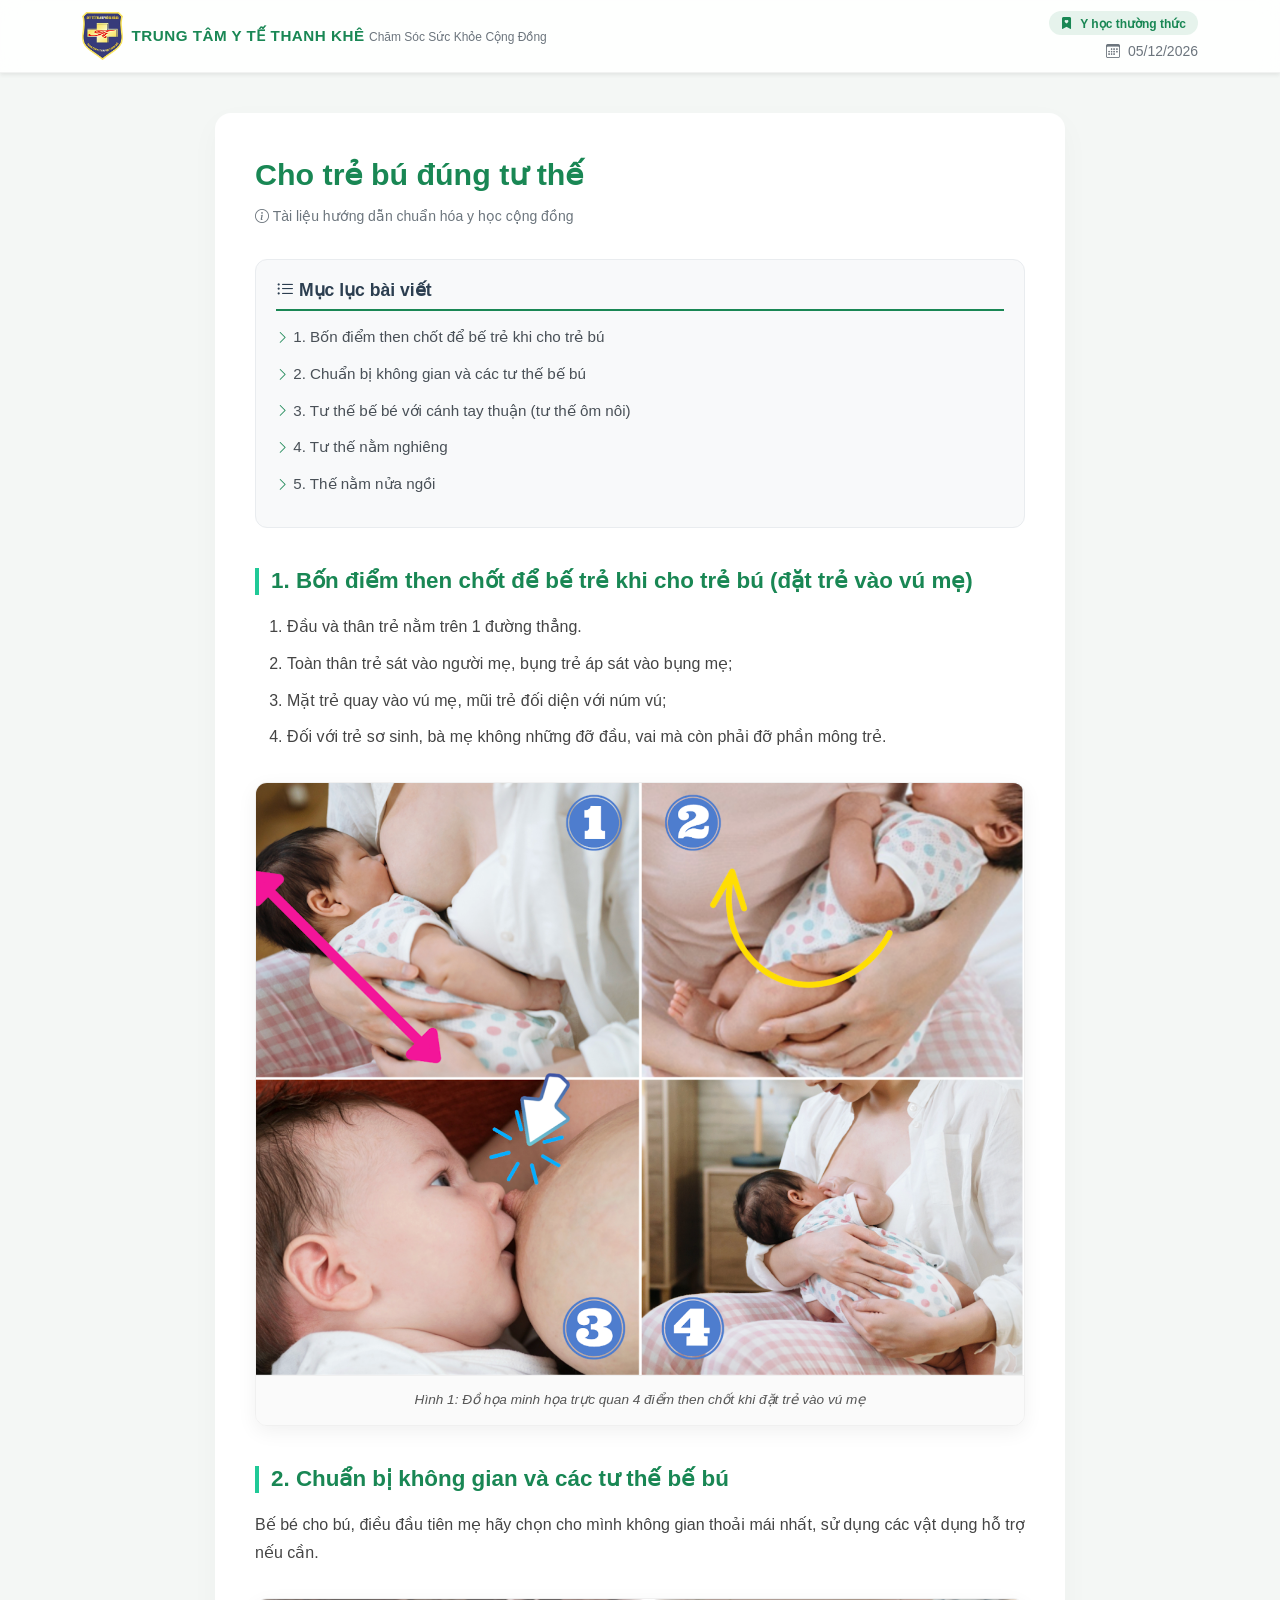
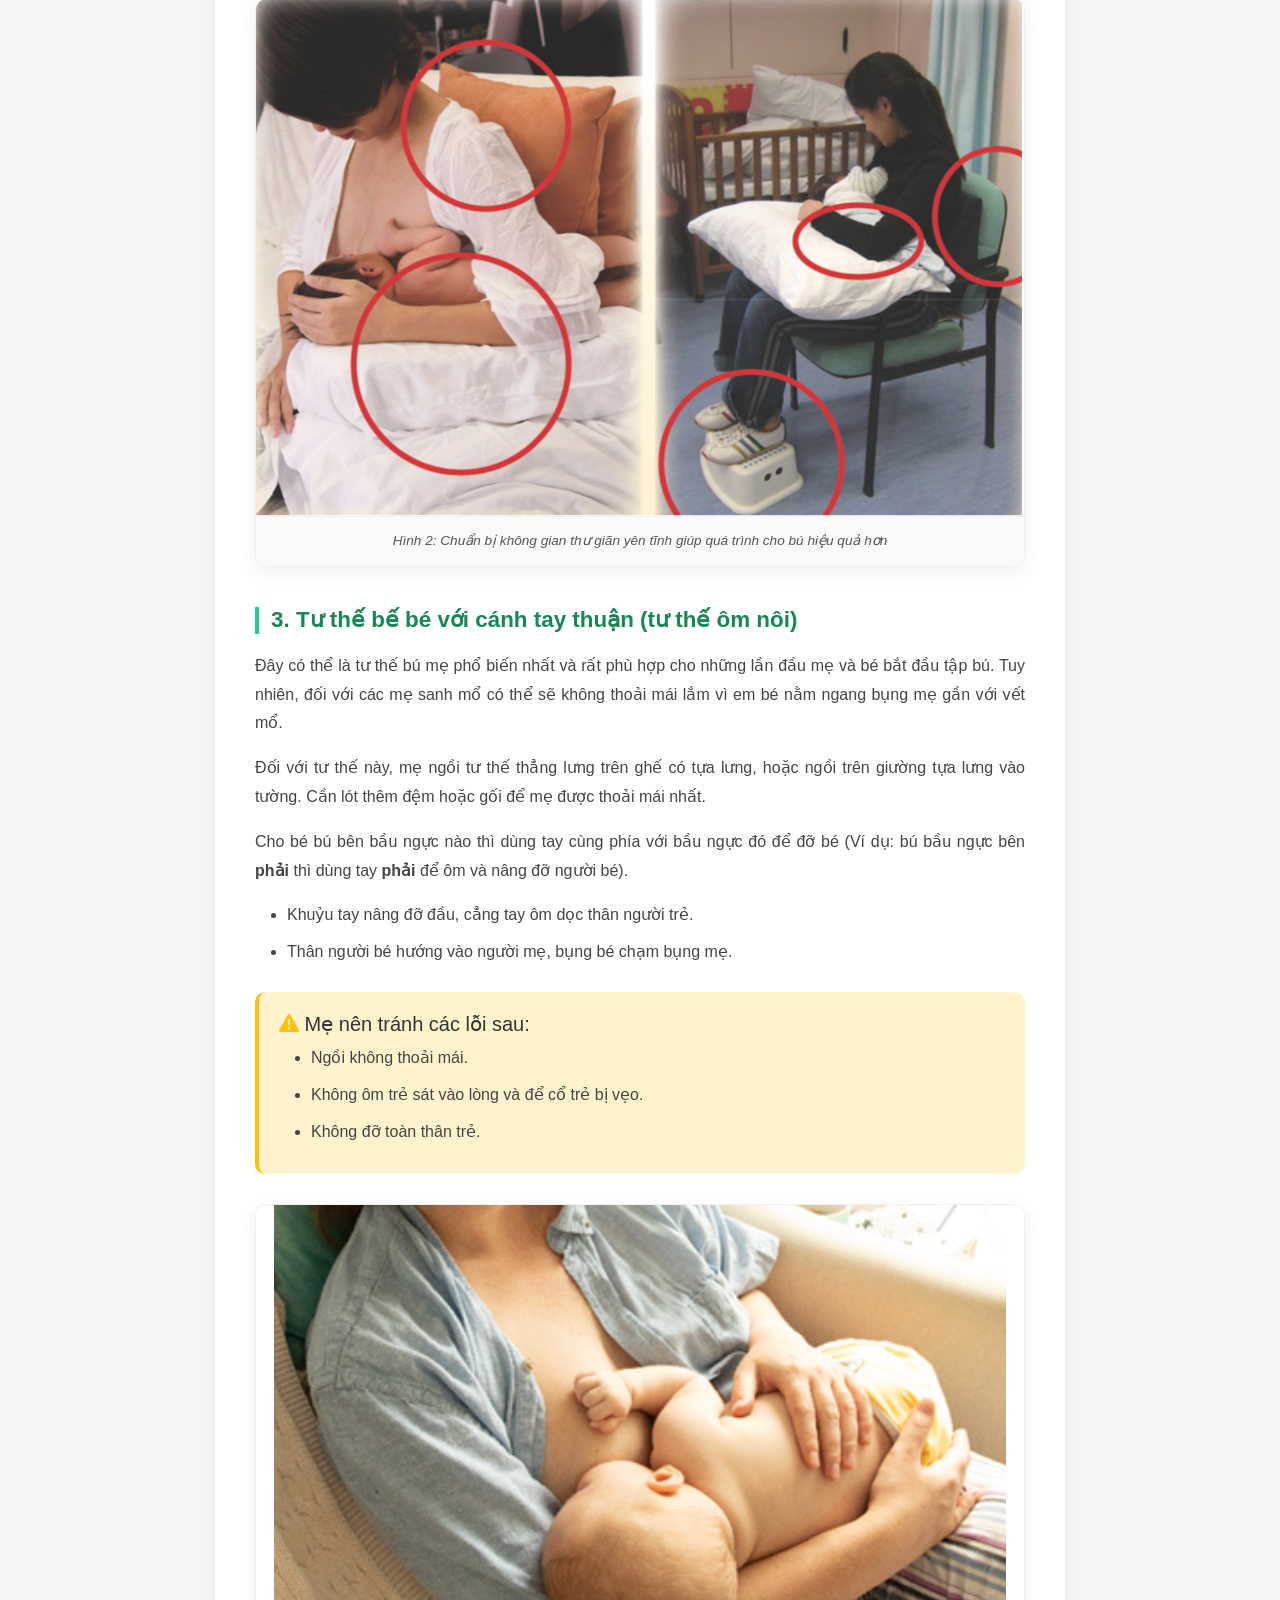
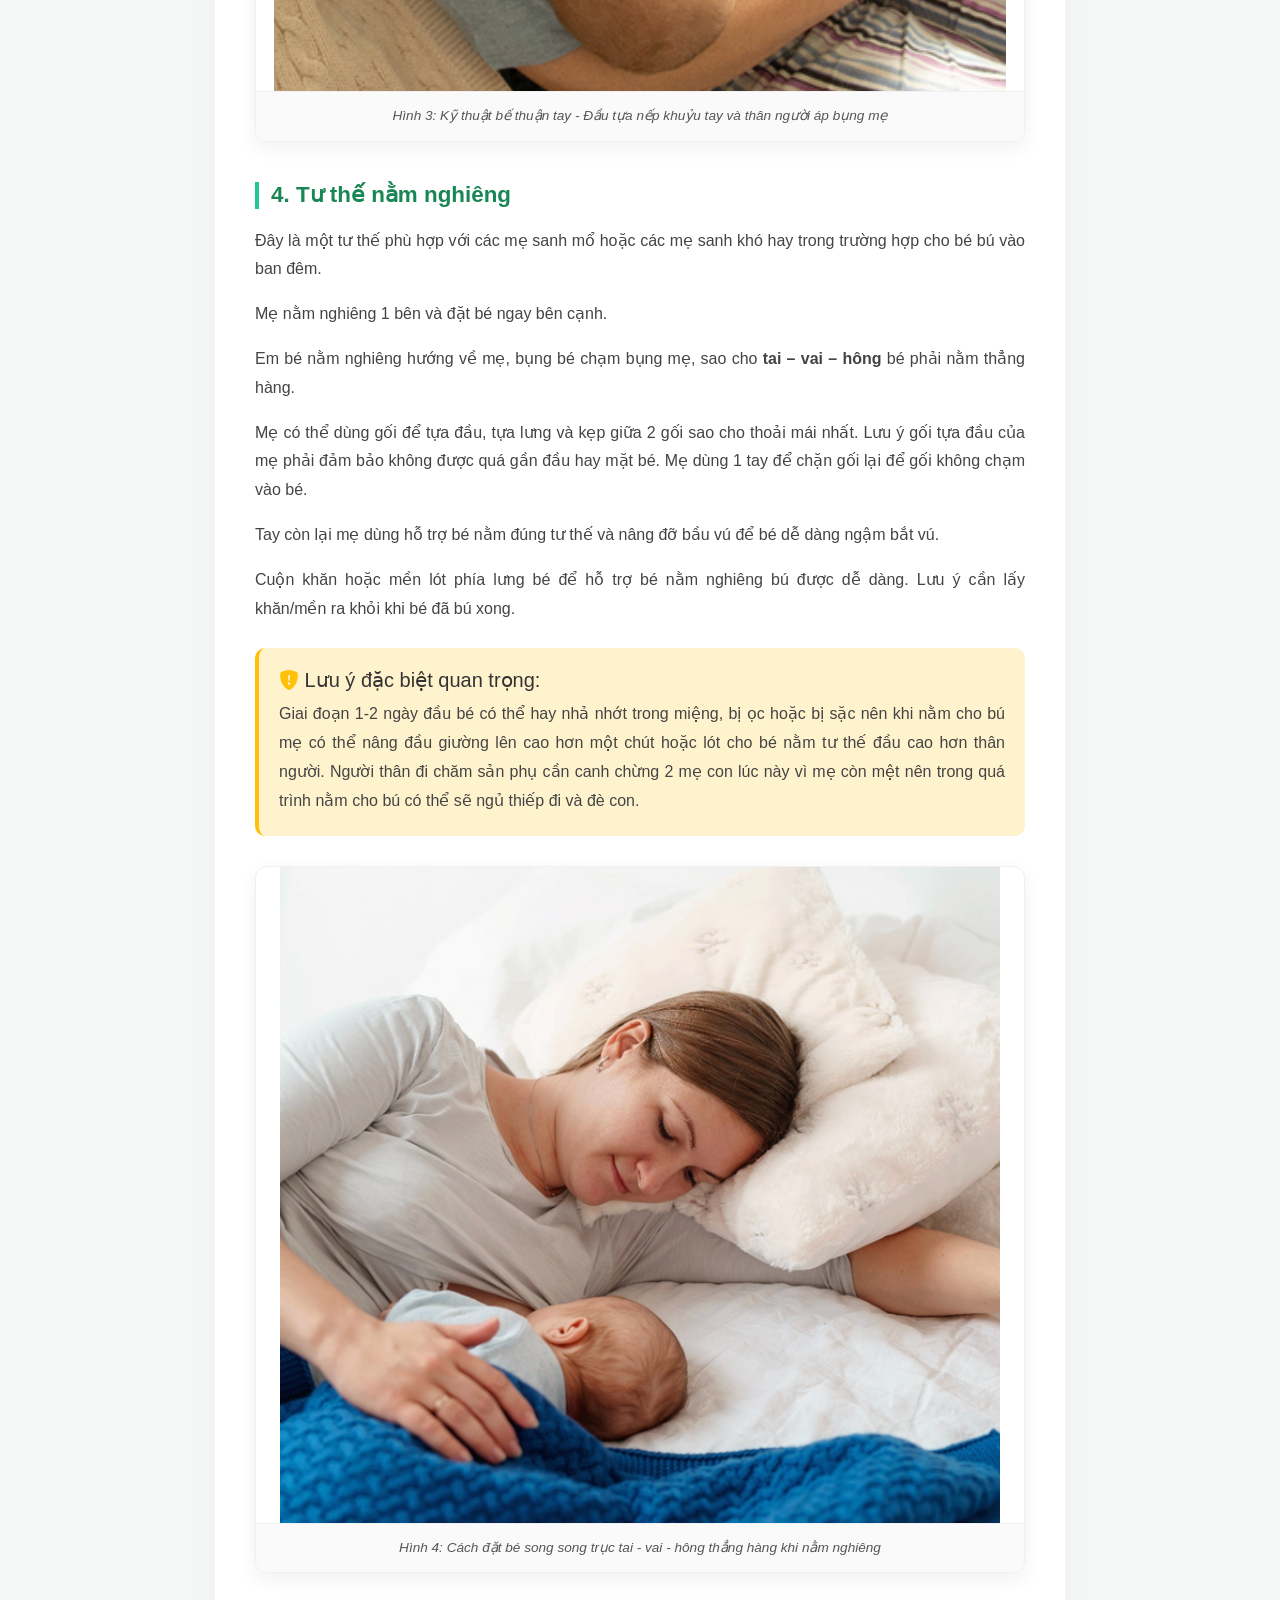
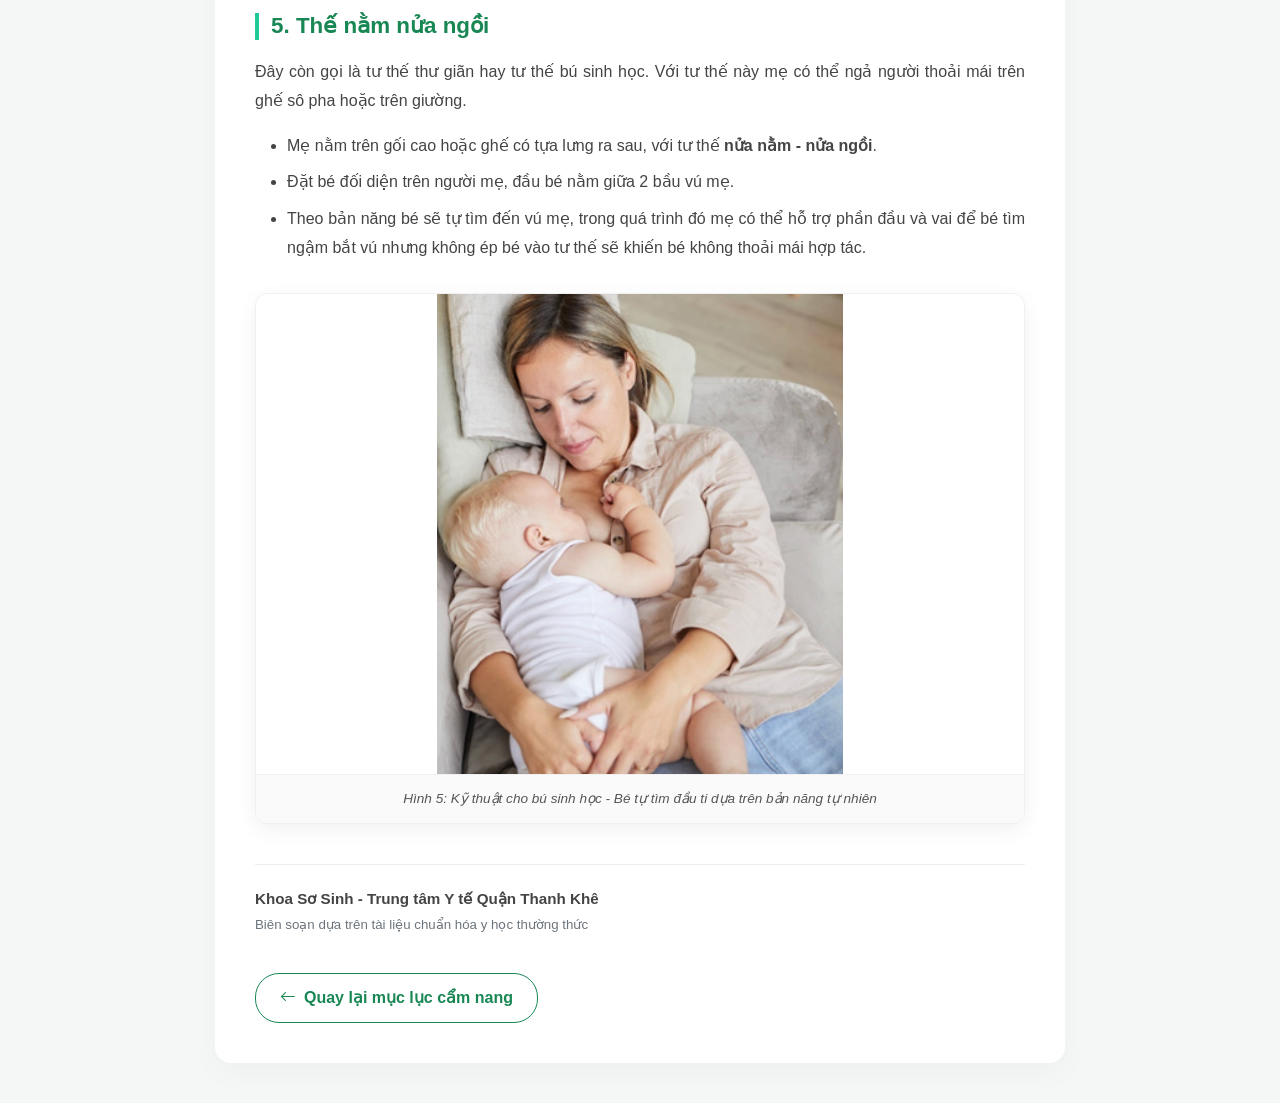
<file: huong_dan_cho_be_bu_dung_tu_the.html>
<!DOCTYPE html>
<html lang="vi">
<head>
    <meta charset="UTF-8">
    <meta name="viewport" content="width=device-width, initial-scale=1.0">
    <title>Hướng dẫn cho trẻ bú đúng: Tư thế, Ngậm bắt vú và Theo dõi sau bú</title>
    <link rel="stylesheet" href="assets/css/bootstrap.min.css">
    <link rel="stylesheet" href="https://cdn.jsdelivr.net/npm/bootstrap-icons@1.11.0/font/bootstrap-icons.css">
    <style>
        /* Hiệu ứng cuộn mượt mà toàn trang */
        html {
            scroll-behavior: smooth;
        }
        
        body { 
            font-family: 'Segoe UI', Tahoma, Geneva, Verdana, sans-serif; 
            line-height: 1.8; 
            color: #333; 
            background-color: #f4f7f5; 
        }

        /* --- CẤU HÌNH HEADER TOP PAGE UYỂN CHUYỂN --- */
        .custom-header {
            background-color: rgba(255, 255, 255, 0.9);
            backdrop-filter: blur(10px);
            -webkit-backdrop-filter: blur(10px);
            border-bottom: 1px solid rgba(0, 0, 0, 0.05);
            z-index: 1020;
            transition: all 0.3s cubic-bezier(0.25, 0.8, 0.25, 1);
        }

        .custom-header.scrolled {
            padding-top: 2px !important;
            padding-bottom: 2px !important;
            box-shadow: 0 4px 20px rgba(0, 0, 0, 0.08) !important;
            background-color: rgba(255, 255, 255, 0.95);
        }

        .reading-progress-bar {
            position: absolute;
            bottom: 0;
            left: 0;
            height: 3px;
            background: linear-gradient(90deg, #20c997, #198754);
            width: 0%;
            transition: width 0.1s linear;
        }

        .main-logo-top {
            height: 48px;
            width: auto;
            object-fit: contain;
            transition: all 0.4s cubic-bezier(0.175, 0.885, 0.32, 1.275);
        }

        .main-logo-top:hover {
            transform: scale(1.08) rotate(3deg);
        }

        .brand-text-group {
            display: flex;
            flex-direction: column;
            line-height: 1.2;
        }

        .brand-title-top {
            font-size: 0.95rem;
            font-weight: 700;
            color: #198754;
            letter-spacing: 0.5px;
        }

        .brand-subtitle-top {
            font-size: 0.75rem;
            color: #6c757d;
        }

        .bg-success-soft {
            background-color: rgba(25, 135, 84, 0.1);
            font-weight: 600;
            padding: 6px 12px;
            border-radius: 30px;
        }

        /* --- KHUNG BÀI VIẾT CHÍNH --- */
        .article-container { 
            max-width: 850px; 
            margin: 40px auto; 
            background: #fff; 
            padding: 40px; 
            border-radius: 16px; 
            box-shadow: 0 10px 30px rgba(0,0,0,0.03); 
            animation: fadeInUp 0.8s ease-in-out;
        }
        
        h1 { color: #198754; font-size: 1.9rem; font-weight: 700; margin-bottom: 8px; line-height: 1.4; }
        
        /* Khung mục lục (TOC) tinh tế */
        .table-of-contents { 
            background-color: #f8f9fa; 
            border: 1px solid #e9ecef; 
            border-radius: 12px; 
            padding: 20px; 
            margin: 30px 0; 
            transition: all 0.3s ease;
        }
        .table-of-contents:hover {
            border-color: #198754;
            box-shadow: 0 5px 15px rgba(25, 135, 84, 0.05);
        }
        .table-of-contents h4 { color: #2c3e50; font-size: 1.1rem; font-weight: 700; border-bottom: 2px solid #198754; padding-bottom: 8px; margin-bottom: 12px; }
        .table-of-contents ul { list-style-type: none; padding-left: 0; margin-bottom: 0; }
        .table-of-contents li { margin-bottom: 8px; }
        .table-of-contents a { 
            color: #495057; 
            text-decoration: none; 
            display: inline-block;
            transition: all 0.2s ease; 
            font-size: 0.95rem; 
        }
        .table-of-contents a:hover { 
            color: #198754; 
            transform: translateX(5px); 
        }
        
        h2 { color: #198754; font-size: 1.4rem; font-weight: 600; margin-top: 40px; margin-bottom: 18px; border-left: 4px solid #20c997; padding-left: 12px; }
        h3 { color: #0d6efd; font-size: 1.15rem; font-weight: 600; margin-top: 25px; margin-bottom: 12px; }
        p, li { text-align: justify; color: #444; }
        ul, ol { margin-bottom: 20px; }
        li { margin-bottom: 8px; }
        
        /* --- ĐỊNH DẠNG KHUNG ẢNH MINH HỌA HOÀN CHỈNH --- */
        .img-container { 
            text-align: center; 
            margin: 30px 0; 
            overflow: hidden;
            border-radius: 12px;
            box-shadow: 0 6px 20px rgba(0,0,0,0.06);
            background: #fff;
            border: 1px solid #f0f0f0;
        }
        .img-container img { 
            max-width: 100%; 
            height: auto; 
            transition: transform 0.4s cubic-bezier(0.25, 1, 0.5, 1);
        }
        .img-container:hover img {
            transform: scale(1.02);
        }
        .img-caption { 
            font-size: 0.85rem; 
            color: #555; 
            font-style: italic; 
            padding: 12px 15px;
            background: #fafafa;
            border-top: 1px solid #f0f0f0;
            font-weight: 500;
        }
        
        /* Khung hộp ghi chú / lưu ý an toàn */
        .danger-box {
            background-color: #fff3cd;
            border-left: 4px solid #ffc107;
            padding: 20px;
            border-radius: 10px;
            margin: 25px 0;
        }
        .author-text { text-align: right; font-weight: bold; color: #555; margin-top: 40px; font-size: 0.95rem; border-top: 1px solid #eee; padding-top: 20px; }
        
        .btn-back { 
            display: inline-flex; 
            align-items: center; 
            gap: 8px; 
            color: #198754; 
            text-decoration: none; 
            font-weight: 600; 
            margin-top: 20px; 
            padding: 10px 24px; 
            border: 1px solid #198754; 
            border-radius: 24px; 
            transition: all 0.3s ease; 
        }
        .btn-back:hover { 
            background-color: #198754; 
            color: #fff; 
            box-shadow: 0 4px 12px rgba(25, 135, 84, 0.15);
        }

        /* --- HIỆU ỨNG CHUYỂN ĐỘNG (SCROLL REVEAL) --- */
        @keyframes fadeInUp {
            from { opacity: 0; transform: translateY(25px); }
            to { opacity: 1; transform: translateY(0); }
        }
        .animate-fade-left { animation: fadeLeftIn 0.8s ease forwards; }
        .animate-fade-right { animation: fadeRightIn 0.8s ease forwards; }
        @keyframes fadeLeftIn { from { opacity: 0; transform: translateX(-25px); } to { opacity: 1; transform: translateX(0); } }
        @keyframes fadeRightIn { from { opacity: 0; transform: translateX(25px); } to { opacity: 1; transform: translateX(0); } }

        .reveal {
            opacity: 0;
            transform: translateY(25px);
            transition: all 0.7s cubic-bezier(0.25, 1, 0.5, 1);
        }
        .reveal.active {
            opacity: 1;
            transform: translateY(0);
        }
    </style>
</head>
<body>

    <header class="custom-header shadow-sm sticky-top">
        <div class="reading-progress-bar" id="readingProgress"></div>
        <div class="container d-flex align-items-center justify-content-between py-2">
            
            <div class="header-brand d-flex align-items-center animate-fade-left">
                <a href="index.html" class="d-flex align-items-center text-decoration-none">
                    <img src="image/logo.png" alt="Logo" class="main-logo-top me-2">
                    <div class="brand-text-group d-none d-sm-block">
                        <span class="brand-title-top">TRUNG TÂM Y TẾ THANH KHÊ</span>
                        <span class="brand-subtitle-top">Chăm Sóc Sức Khỏe Cộng Đồng</span>
                    </div>
                </a>
            </div>

            <div class="header-meta text-end animate-fade-right">
                <span class="badge bg-success-soft text-success mb-1">
                    <i class="bi bi-bookmark-heart-fill me-1"></i> Y học thường thức
                </span>
                <div class="text-muted small">
                    <i class="bi bi-calendar3 me-1"></i> <span id="currentDate">--/--/----</span>
                </div>
            </div>

        </div>
    </header>

    <div class="container">
        <div class="article-container">
            
            <h1>Cho trẻ bú đúng tư thế</h1>
            <p class="text-muted small mb-4"><i class="bi bi-info-circle"></i> Tài liệu hướng dẫn chuẩn hóa y học cộng đồng</p>

            <div class="table-of-contents">
                <h4><i class="bi bi-list-ul"></i> Mục lục bài viết</h4>
                <ul>
                    <li><a href="#bon-diem-then-chot"><i class="bi bi-chevron-right text-success small"></i> 1. Bốn điểm then chốt để bế trẻ khi cho trẻ bú</a></li>
                    <li><a href="#chuan-bi-khong-gian"><i class="bi bi-chevron-right text-success small"></i> 2. Chuẩn bị không gian và các tư thế bế bú</a></li>
                    <li><a href="#tu-the-canh-tay-thuan"><i class="bi bi-chevron-right text-success small"></i> 3. Tư thế bế bé với cánh tay thuận (tư thế ôm nôi)</a></li>
                    <li><a href="#tu-the-nam-nghieng"><i class="bi bi-chevron-right text-success small"></i> 4. Tư thế nằm nghiêng</a></li>
                    <li><a href="#the-nam-nua-ngoi"><i class="bi bi-chevron-right text-success small"></i> 5. Thế nằm nửa ngồi</a></li>
                </ul>
            </div>

            <div class="reveal" id="bon-diem-then-chot">
                <h2>1. Bốn điểm then chốt để bế trẻ khi cho trẻ bú (đặt trẻ vào vú mẹ)</h2>
                <ol>
                    <li>Đầu và thân trẻ nằm trên 1 đường thẳng.</li>
                    <li>Toàn thân trẻ sát vào người mẹ, bụng trẻ áp sát vào bụng mẹ;</li>
                    <li>Mặt trẻ quay vào vú mẹ, mũi trẻ đối diện với núm vú;</li>
                    <li>Đối với trẻ sơ sinh, bà mẹ không những đỡ đầu, vai mà còn phải đỡ phần mông trẻ.</li>
                </ol>
            </div>

            <div class="img-container reveal">
                <img src="image/img-15.png" alt="Bốn điểm then chốt để bế trẻ khi cho trẻ bú">
                <div class="img-caption">Hình 1: Đồ họa minh họa trực quan 4 điểm then chốt khi đặt trẻ vào vú mẹ</div>
            </div>

            <div class="reveal" id="chuan-bi-khong-gian">
                <h2>2. Chuẩn bị không gian và các tư thế bế bú</h2>
                <p>Bế bé cho bú, điều đầu tiên mẹ hãy chọn cho mình không gian thoải mái nhất, sử dụng các vật dụng hỗ trợ nếu cần.</p>
            </div>

            <div class="img-container reveal">
                <img src="image/img-16.png" alt="Không gian thoải mái và vật dụng hỗ trợ khi cho bú">
                <div class="img-caption">Hình 2: Chuẩn bị không gian thư giãn yên tĩnh giúp quá trình cho bú hiệu quả hơn</div>
            </div>

            <div class="reveal" id="tu-the-canh-tay-thuan">
                <h2>3. Tư thế bế bé với cánh tay thuận (tư thế ôm nôi)</h2>
                <p>Đây có thể là tư thế bú mẹ phổ biến nhất và rất phù hợp cho những lần đầu mẹ và bé bắt đầu tập bú. Tuy nhiên, đối với các mẹ sanh mổ có thể sẽ không thoải mái lắm vì em bé nằm ngang bụng mẹ gần với vết mổ.</p>
                <p>Đối với tư thế này, mẹ ngồi tư thế thẳng lưng trên ghế có tựa lưng, hoặc ngồi trên giường tựa lưng vào tường. Cần lót thêm đệm hoặc gối để mẹ được thoải mái nhất.</p>
                <p>Cho bé bú bên bầu ngực nào thì dùng tay cùng phía với bầu ngực đó để đỡ bé (Ví dụ: bú bầu ngực bên <strong>phải</strong> thì dùng tay <strong>phải</strong> để ôm và nâng đỡ người bé).</p>
                <ul>
                    <li>Khuỷu tay nâng đỡ đầu, cẳng tay ôm dọc thân người trẻ.</li>
                    <li>Thân người bé hướng vào người mẹ, bụng bé chạm bụng mẹ.</li>
                </ul>

                <div class="danger-box">
                    <h5><i class="bi bi-exclamation-triangle-fill text-warning"></i> Mẹ nên tránh các lỗi sau:</h5>
                    <ul class="mb-0">
                        <li>Ngồi không thoải mái.</li>
                        <li>Không ôm trẻ sát vào lòng và để cổ trẻ bị vẹo.</li>
                        <li>Không đỡ toàn thân trẻ.</li>
                    </ul>
                </div>
            </div>

            <div class="img-container reveal">
                <img src="image/img-17.png" alt="Tư thế bế bé với cánh tay thuận">
                <div class="img-caption">Hình 3: Kỹ thuật bế thuận tay - Đầu tựa nếp khuỷu tay và thân người áp bụng mẹ</div>
            </div>

            <div class="reveal" id="tu-the-nam-nghieng">
                <h2>4. Tư thế nằm nghiêng</h2>
                <p>Đây là một tư thế phù hợp với các mẹ sanh mổ hoặc các mẹ sanh khó hay trong trường hợp cho bé bú vào ban đêm.</p>
                <p>Mẹ nằm nghiêng 1 bên và đặt bé ngay bên cạnh.</p>
                <p>Em bé nằm nghiêng hướng về mẹ, bụng bé chạm bụng mẹ, sao cho <strong>tai – vai – hông</strong> bé phải nằm thẳng hàng.</p>
                <p>Mẹ có thể dùng gối để tựa đầu, tựa lưng và kẹp giữa 2 gối sao cho thoải mái nhất. Lưu ý gối tựa đầu của mẹ phải đảm bảo không được quá gần đầu hay mặt bé. Mẹ dùng 1 tay để chặn gối lại để gối không chạm vào bé.</p>
                <p>Tay còn lại mẹ dùng hỗ trợ bé nằm đúng tư thế và nâng đỡ bầu vú để bé dễ dàng ngậm bắt vú.</p>
                <p>Cuộn khăn hoặc mền lót phía lưng bé để hỗ trợ bé nằm nghiêng bú được dễ dàng. Lưu ý cần lấy khăn/mền ra khỏi khi bé đã bú xong.</p>

                <div class="danger-box">
                    <h5><i class="bi bi-shield-fill-exclamation text-warning"></i> Lưu ý đặc biệt quan trọng:</h5>
                    <p class="mb-0">Giai đoạn 1-2 ngày đầu bé có thể hay nhả nhớt trong miệng, bị ọc hoặc bị sặc nên khi nằm cho bú mẹ có thể nâng đầu giường lên cao hơn một chút hoặc lót cho bé nằm tư thế đầu cao hơn thân người. Người thân đi chăm sản phụ cần canh chừng 2 mẹ con lúc này vì mẹ còn mệt nên trong quá trình nằm cho bú có thể sẽ ngủ thiếp đi và đè con.</p>
                </div>
            </div>

            <div class="img-container reveal">
                <img src="image/img-18.png" alt="Tư thế nằm nghiêng cho con bú">
                <div class="img-caption">Hình 4: Cách đặt bé song song trục tai - vai - hông thẳng hàng khi nằm nghiêng</div>
            </div>

            <div class="reveal" id="the-nam-nua-ngoi">
                <h2>5. Thế nằm nửa ngồi</h2>
                <p>Đây còn gọi là tư thế thư giãn hay tư thế bú sinh học. Với tư thế này mẹ có thể ngả người thoải mái trên ghế sô pha hoặc trên giường.</p>
                <ul>
                    <li>Mẹ nằm trên gối cao hoặc ghế có tựa lưng ra sau, với tư thế <strong>nửa nằm - nửa ngồi</strong>.</li>
                    <li>Đặt bé đối diện trên người mẹ, đầu bé nằm giữa 2 bầu vú mẹ.</li>
                    <li>Theo bản năng bé sẽ tự tìm đến vú mẹ, trong quá trình đó mẹ có thể hỗ trợ phần đầu và vai để bé tìm ngậm bắt vú nhưng không ép bé vào tư thế sẽ khiến bé không thoải mái hợp tác.</li>
                </ul>
            </div>

            <div class="img-container reveal">
                <img src="image/img-19.png" alt="Tư thế nằm nửa ngồi thư giãn">
                <div class="img-caption">Hình 5: Kỹ thuật cho bú sinh học - Bé tự tìm đầu ti dựa trên bản năng tự nhiên</div>
            </div>

            <div class="author-text reveal">
                <p class="mb-0">Khoa Sơ Sinh - Trung tâm Y tế Quận Thanh Khê</p>
                <p class="text-muted small fw-normal">Biên soạn dựa trên tài liệu chuẩn hóa y học thường thức</p>
            </div>

            <div class="reveal">
                <a href="index.html" class="btn-back">
                    <i class="bi bi-arrow-left"></i> Quay lại mục lục cẩm nang
                </a>
            </div>

        </div>
    </div>

    <script src="assets/js/bootstrap.bundle.min.js"></script>
    
    <script>
        document.addEventListener("DOMContentLoaded", function() {
            const header = document.querySelector(".custom-header");
            const progress = document.getElementById("readingProgress");
            const currentDateSpan = document.getElementById("currentDate");

            // 1. Tự động lấy và cập nhật ngày tháng năm thực tế lên header
            const today = new Date();
            const dd = String(today.getDate()).padStart(2, '0');
            const mm = String(today.getMonth() + 1).padStart(2, '0'); 
            const yyyy = today.getFullYear();
            if(currentDateSpan) {
                currentDateSpan.textContent = `${dd}/${mm}/${yyyy}`;
            }

            // 2. Hàm xử lý kiểm tra vị trí để kích hoạt hiệu ứng Reveal khi cuộn màn hình
            function revealOnScroll() {
                const reveals = document.querySelectorAll(".reveal");
                for (let i = 0; i < reveals.length; i++) {
                    const windowHeight = window.innerHeight;
                    const elementTop = reveals[i].getBoundingClientRect().top;
                    const elementVisible = 80;

                    if (elementTop < windowHeight - elementVisible) {
                        reveals[i].classList.add("active");
                    }
                }
            }

            // 3. Đăng ký sự kiện cuộn màn hình tổng hợp
            window.addEventListener("scroll", function() {
                if (window.scrollY > 40) {
                    header.classList.add("scrolled");
                } else {
                    header.classList.remove("scrolled");
                }

                const windowHeight = window.innerHeight;
                const fullHeight = document.documentElement.scrollHeight;
                const scrolledAmount = window.scrollY;
                const totalScrollable = fullHeight - windowHeight;
                
                if (totalScrollable > 0) {
                    const progressPercentage = (scrolledAmount / totalScrollable) * 100;
                    progress.style.width = progressPercentage + "%";
                }

                revealOnScroll();
            });
            
            revealOnScroll();
        });
    </script>
</body>
</html>
</file>
